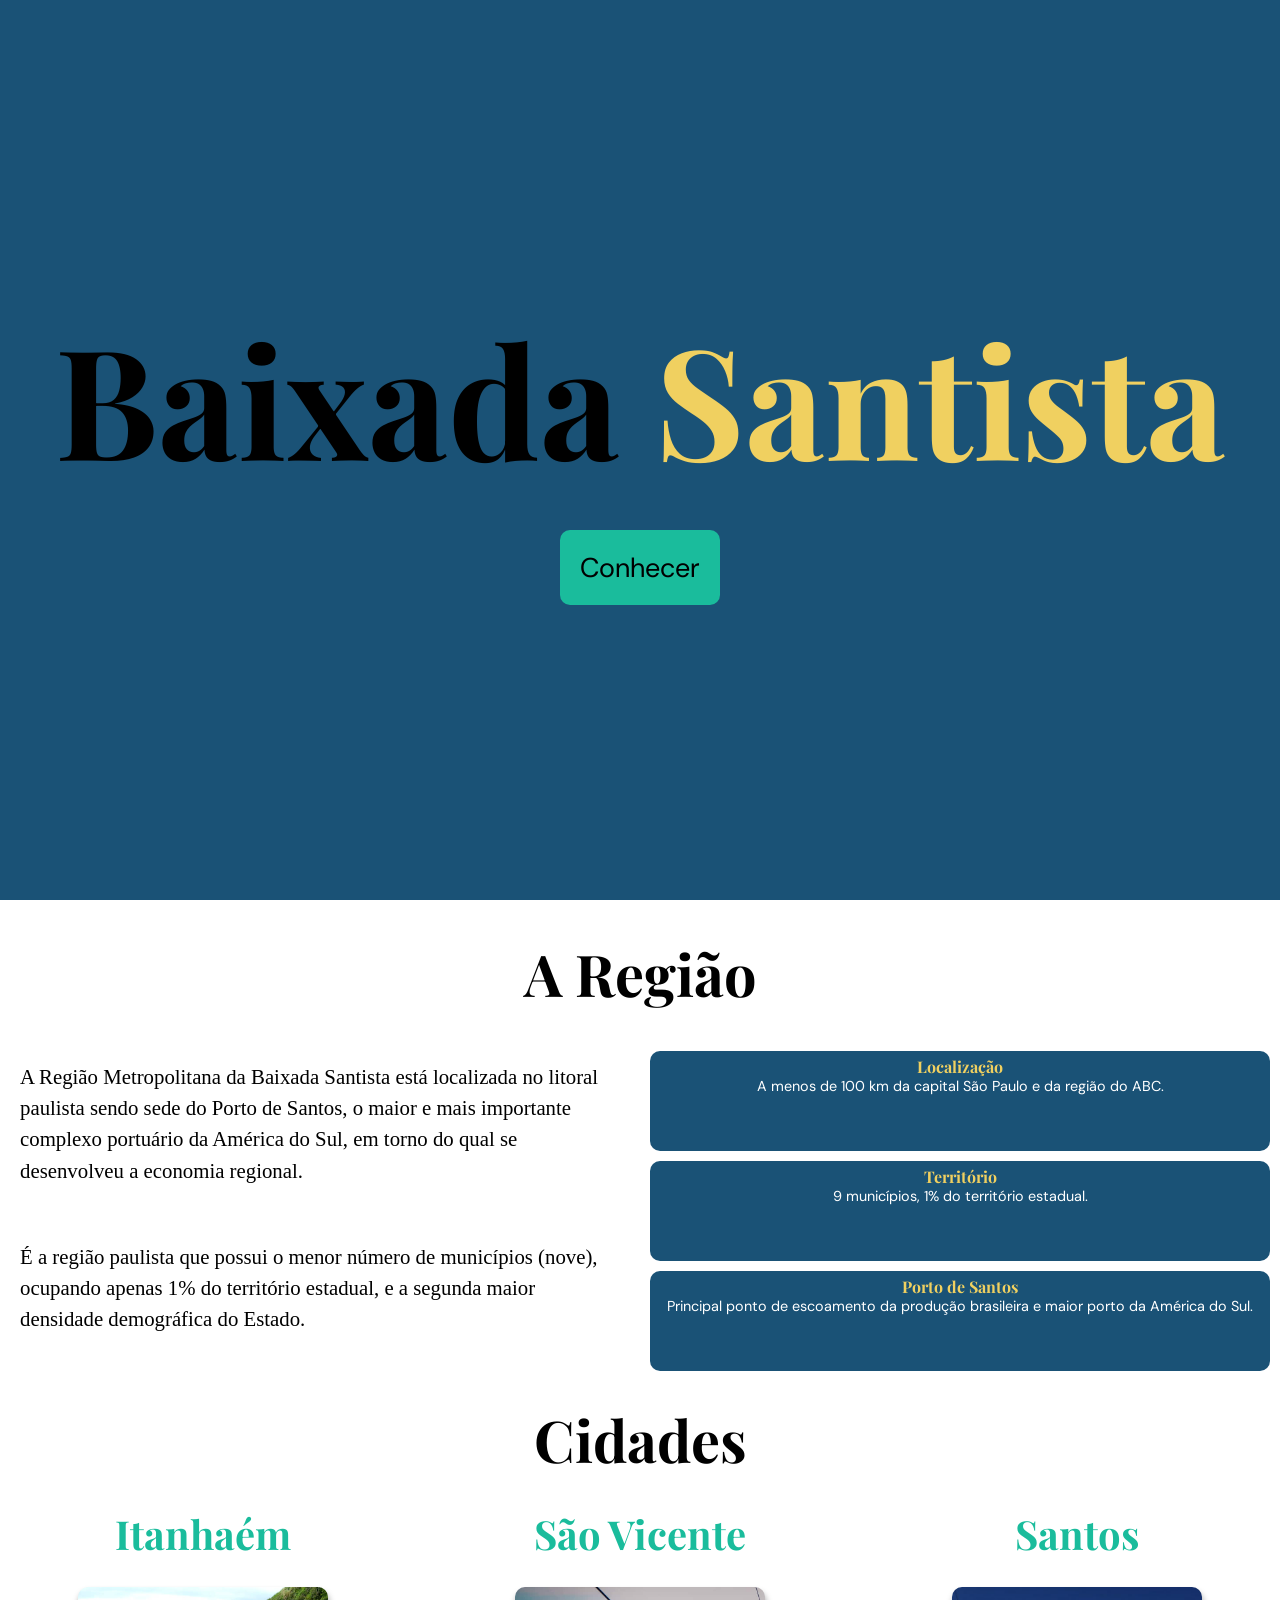
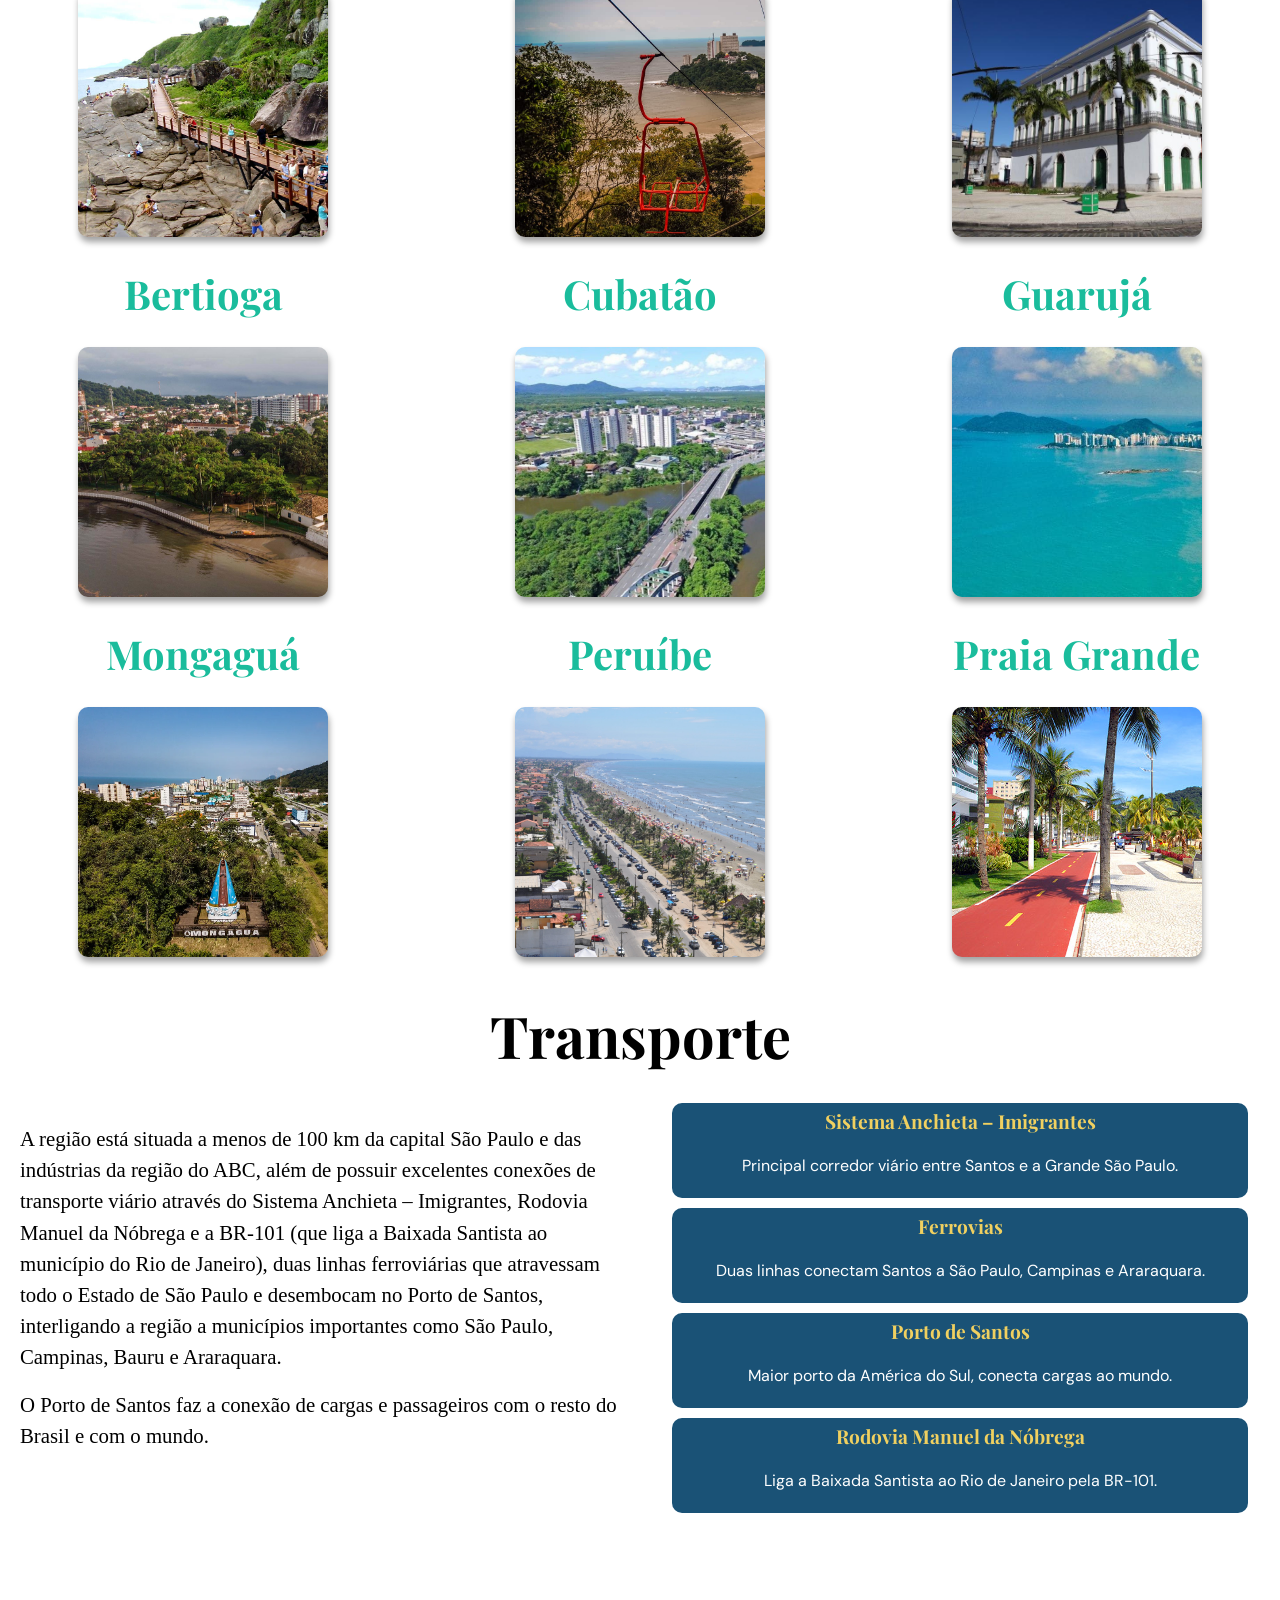
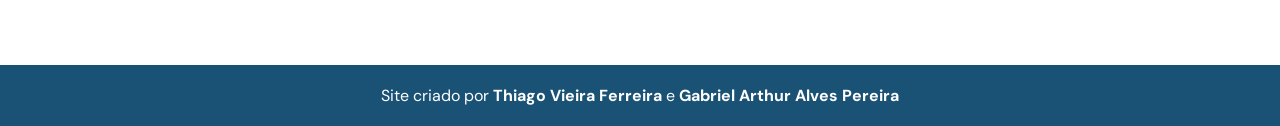
<file: index.html>
<!DOCTYPE html>
<html lang="pt-br">
<head>
    <meta charset="UTF-8">
    <meta name="viewport" content="width=device-width, initial-scale=1.0">
    <title>Baixada Santista</title>
    <link rel="stylesheet" href="style/mobile.css">
    <link rel="stylesheet" href="style/telas.css">
</head>
<body>
    <header>
        <h1>Baixada <span>Santista</span></h1>
        <a href="#conteudo-principal">Conhecer</a>
    </header>

    <main id="conteudo-principal">

        <h2>A Região</h2>
        <article id="regiao">
            <p class="primeira-parte">A Região Metropolitana da Baixada Santista está localizada no litoral paulista sendo sede do Porto de Santos, o maior e mais importante complexo portuário da América do Sul, em torno do qual se desenvolveu a economia regional.</p>
            <p class="segunda-parte">É a região paulista que possui o menor número de municípios (nove), ocupando apenas 1% do território estadual, e a segunda maior densidade demográfica do Estado.</p>

            <div id="curiosidades">
                <div class="localizacao">
                    <h4>Localização</h4>
                    <p>A menos de 100 km da capital São Paulo e da região do ABC.</p>
                </div>

                <div class="territorio">
                    <h4>Território</h4>
                    <p>9 municípios, 1% do território estadual.</p>
                </div>

                <div class="porto">
                    <h4>Porto de Santos</h4>
                    <p>Principal ponto de escoamento da produção brasileira e maior porto da América do Sul.</p>
                </div>
            </div>
        </article>

        <h2>Cidades</h2>
        <article id="imagens">
            <h3>Itanhaém</h3>
            <a href="itanhaem.html" class="cidades" id="itanhaem"></a>
            <h3>São Vicente</h3>
            <a href="saovicente.html" class="cidades" id="saovicente"></a>
            <h3>Santos</h3>
            <a href="santos.html" class="cidades" id="santos"></a>
            <h3>Bertioga</h3>
            <a href="bertioga.html" class="cidades" id="bertioga"></a>
            <h3>Cubatão</h3>
            <a href="cubatao.html" class="cidades" id="cubatao"></a>
            <h3>Guarujá</h3>
            <a href="guaruja.html" class="cidades" id="guaruja"></a>
            <h3>Mongaguá</h3>
            <a href="mongagua.html" class="cidades" id="mongagua"></a>
            <h3>Peruíbe</h3>
            <a href="peruibe.html" class="cidades" id="peruibe"></a>
            <h3 class="titulo-praiagrande">Praia Grande</h3>
            <a href="praiagrande.html"  class="cidades" id="praiagrande"></a>
        </article>

        <h2>Transporte</h2>
        <article id="transporte">
            <p class="primeira-parte">A região está situada a menos de 100 km da capital São Paulo e das indústrias da região do ABC, além de possuir excelentes conexões de transporte viário através do Sistema Anchieta – Imigrantes, Rodovia Manuel da Nóbrega e a BR-101 (que liga a Baixada Santista ao município do Rio de Janeiro), duas linhas ferroviárias que atravessam todo o Estado de São Paulo e desembocam no Porto de Santos, interligando a região a municípios importantes como São Paulo, Campinas, Bauru e Araraquara.</p>
            <p class="segunda-parte">O Porto de Santos faz a conexão de cargas e passageiros com o resto do Brasil e com o mundo.</p>

            <div id="meios-transporte">
                <div class="anchieta">
                    <h4>Sistema Anchieta – Imigrantes</h4>
                    <p>Principal corredor viário entre Santos e a Grande São Paulo.</p>
                </div>

                <div class="ferrovias">
                    <h4>Ferrovias</h4>
                    <p>Duas linhas conectam Santos a São Paulo, Campinas e Araraquara.</p>
                </div>

                <div class="porto-santos">
                    <h4>Porto de Santos</h4>
                    <p>Maior porto da América do Sul, conecta cargas ao mundo.</p>
                </div>

                <div class="rodovia">
                    <h4>Rodovia Manuel da Nóbrega</h4>
                    <p>Liga a Baixada Santista ao Rio de Janeiro pela BR-101.</p>
                </div>
            </div>
        </article>
    </main>

    <footer>
        <p>Site criado por <span>Thiago Vieira Ferreira</span> e <span>Gabriel Arthur Alves Pereira</span></p>
    </footer>
</body>
</html>
</file>
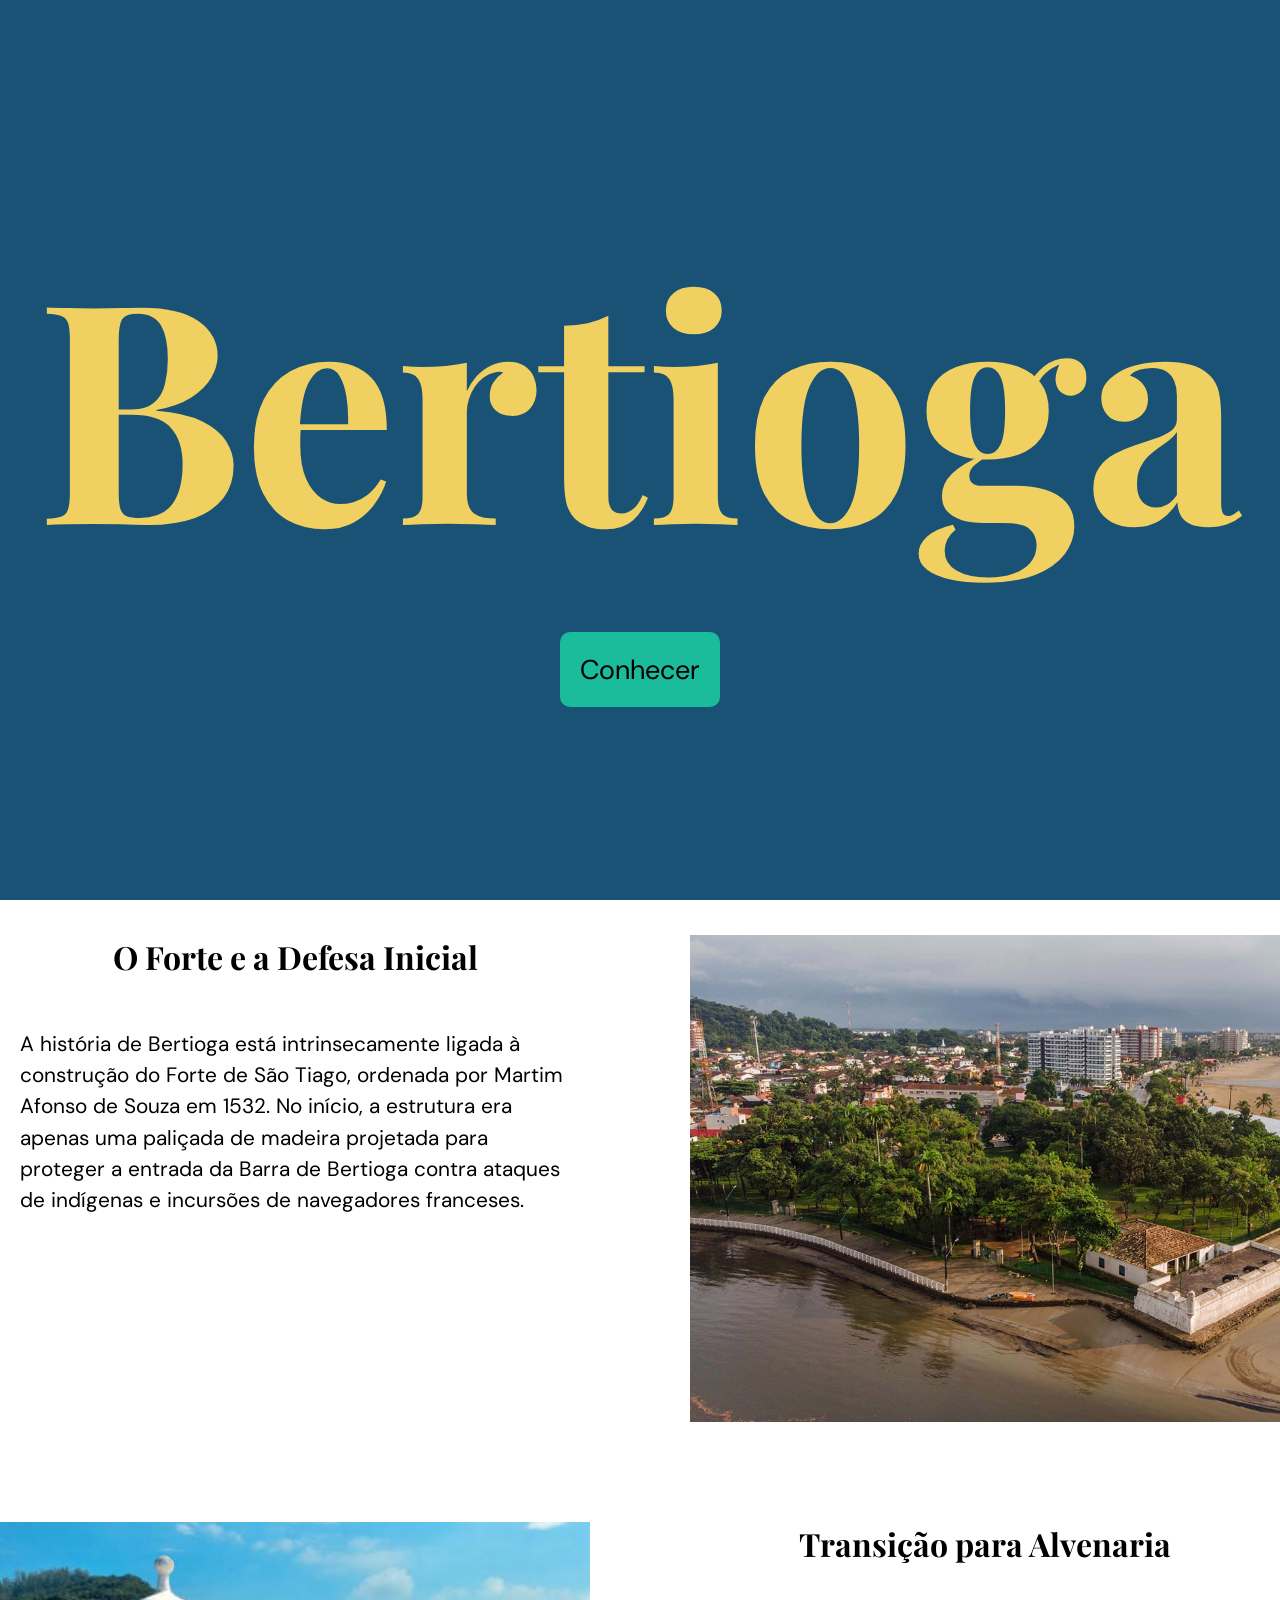
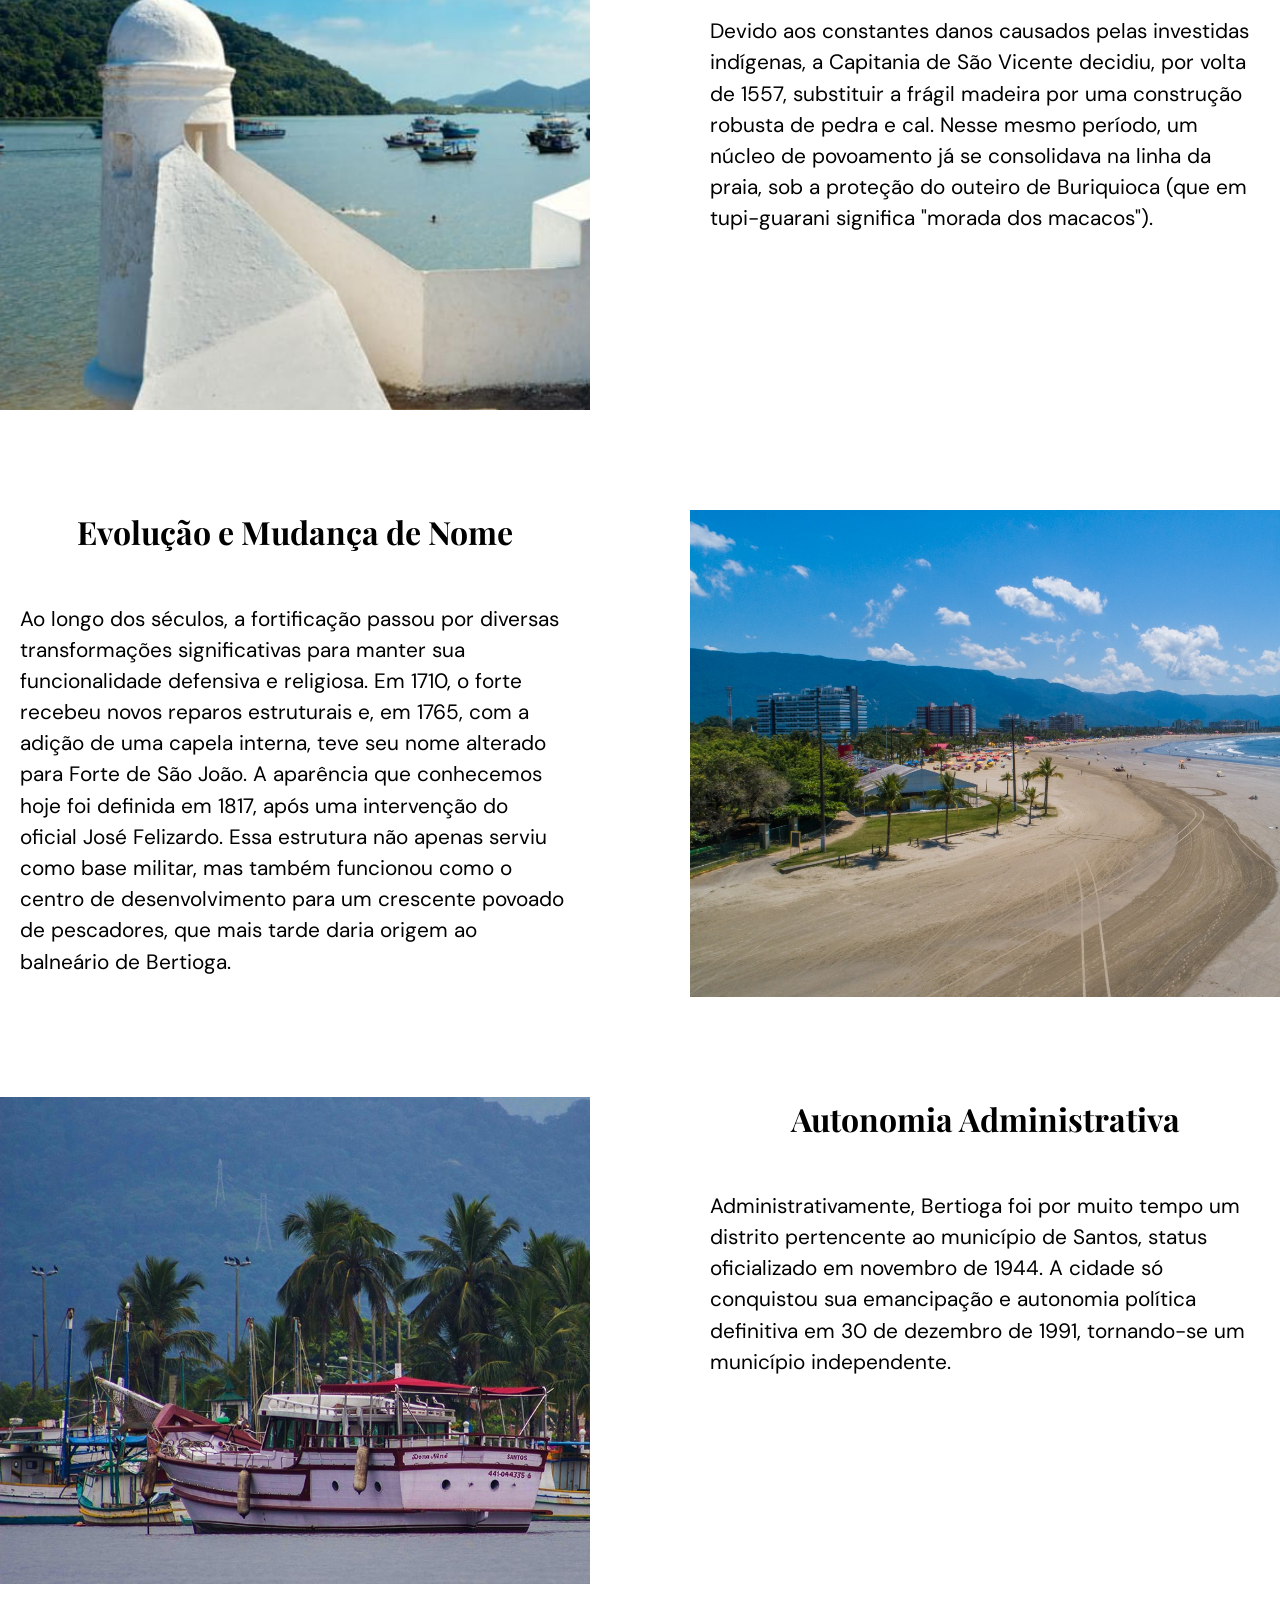
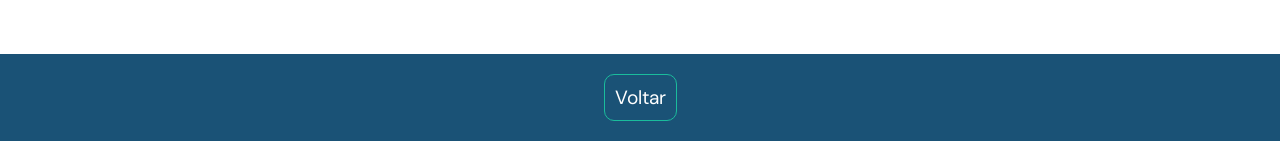
<file: bertioga.html>
<!DOCTYPE html>
<html lang="pt-br">
<head>
    <meta charset="UTF-8">
    <meta name="viewport" content="width=device-width, initial-scale=1.0">
    <title>Bertioga</title>
    <link rel="stylesheet" href="style/cidades.css">
    <link rel="stylesheet" href="style/cidades-telas.css">
</head>
<body>
    <header>
        <h1 class="bertioga"><span>Bertioga</span></h1>
        <a href="#conteudo">Conhecer</a>
    </header>

    <main id="conteudo">
        <div class="titulo-paragrafo">
            <h2>O Forte e a Defesa Inicial</h2>
            <p>A história de Bertioga está intrinsecamente ligada à construção do Forte de São Tiago, ordenada por Martim Afonso de Souza em 1532. No início, a estrutura era apenas uma paliçada de madeira projetada para proteger a entrada da Barra de Bertioga contra ataques de indígenas e incursões de navegadores franceses.</p>
        </div>
        <div class="imagem" id="imagem1-ber"></div>

        <div class="titulo-paragrafo" id="tp1">
            <h2>Transição para Alvenaria</h2>
            <p>Devido aos constantes danos causados pelas investidas indígenas, a Capitania de São Vicente decidiu, por volta de 1557, substituir a frágil madeira por uma construção robusta de pedra e cal. Nesse mesmo período, um núcleo de povoamento já se consolidava na linha da praia, sob a proteção do outeiro de Buriquioca (que em tupi-guarani significa "morada dos macacos").</p>
        </div>
        <div class="imagem" class="img1" id="imagem2-ber"></div>

        <div class="titulo-paragrafo">
            <h2>Evolução e Mudança de Nome</h2>
            <p>Ao longo dos séculos, a fortificação passou por diversas transformações significativas para manter sua funcionalidade defensiva e religiosa. Em 1710, o forte recebeu novos reparos estruturais e, em 1765, com a adição de uma capela interna, teve seu nome alterado para Forte de São João. A aparência que conhecemos hoje foi definida em 1817, após uma intervenção do oficial José Felizardo. Essa estrutura não apenas serviu como base militar, mas também funcionou como o centro de desenvolvimento para um crescente povoado de pescadores, que mais tarde daria origem ao balneário de Bertioga.</p>
        </div>
        <div class="imagem" id="imagem3-ber"></div>

        <div class="titulo-paragrafo" id="tp2">
            <h2>Autonomia Administrativa</h2>
            <p>Administrativamente, Bertioga foi por muito tempo um distrito pertencente ao município de Santos, status oficializado em novembro de 1944. A cidade só conquistou sua emancipação e autonomia política definitiva em 30 de dezembro de 1991, tornando-se um município independente.</p>
        </div>
        <div class="imagem" class="img2" id="imagem4-ber"></div>
    </main>

    <footer>
        <a href="index.html">Voltar</a>
    </footer>
</body>
</html>
</file>
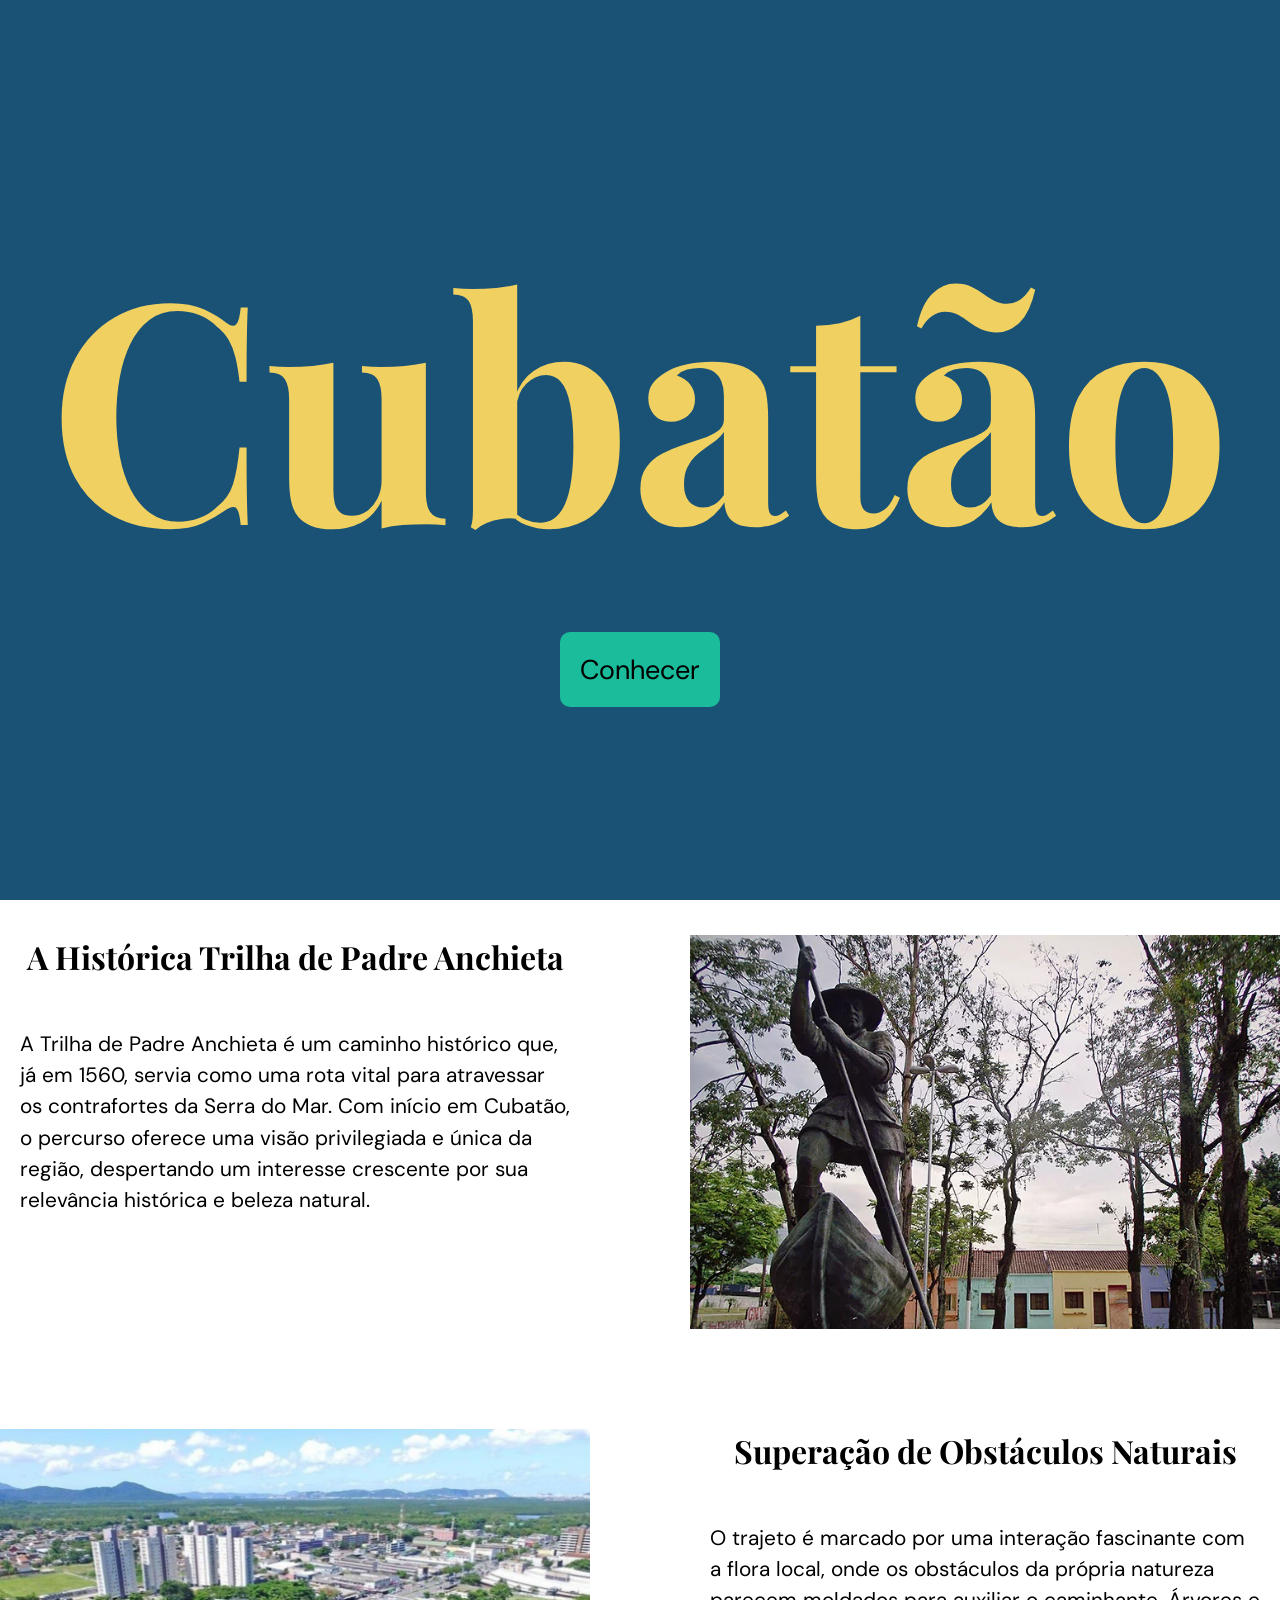
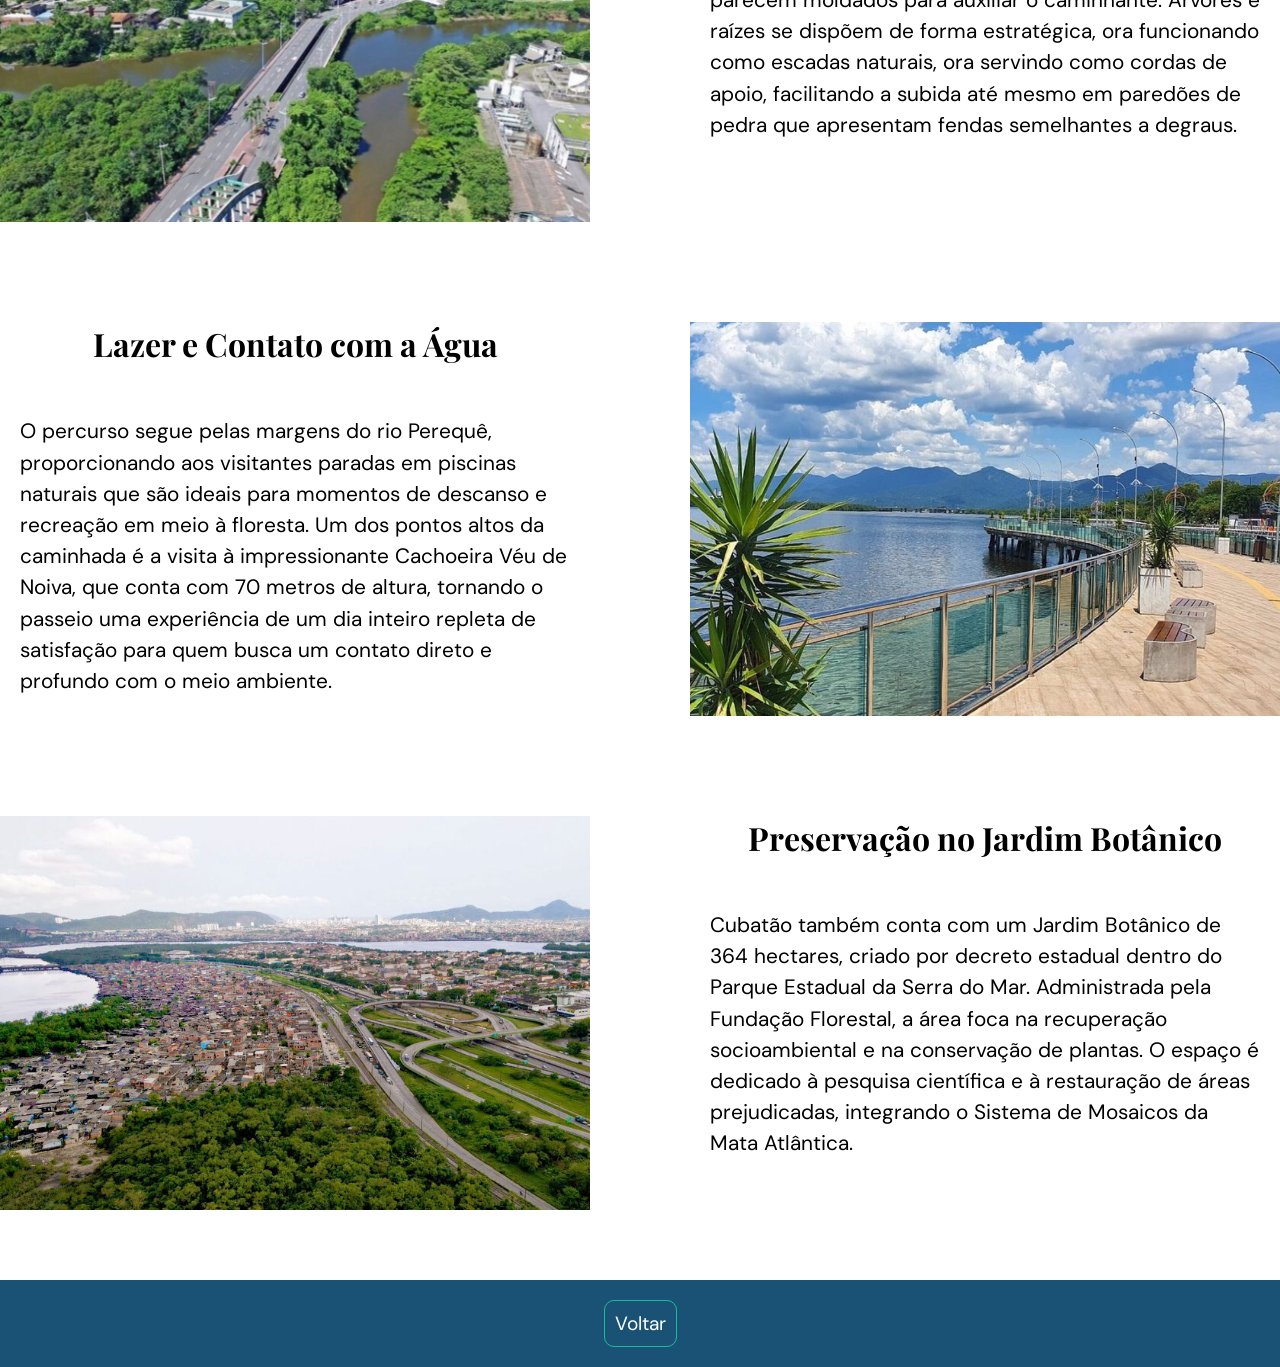
<file: cubatao.html>
<!DOCTYPE html>
<html lang="pt-br">
<head>
    <meta charset="UTF-8">
    <meta name="viewport" content="width=device-width, initial-scale=1.0">
    <title>Cubatão</title>
    <link rel="stylesheet" href="style/cidades.css">
    <link rel="stylesheet" href="style/cidades-telas.css">
</head>
<body>
    <header>
        <h1 class="cubatao"><span>Cubatão</span></h1>
        <a href="#conteudo">Conhecer</a>
    </header>

    <main id="conteudo">
        <div class="titulo-paragrafo">
            <h2>A Histórica Trilha de Padre Anchieta</h2>
            <p>A Trilha de Padre Anchieta é um caminho histórico que, já em 1560, servia como uma rota vital para atravessar os contrafortes da Serra do Mar. Com início em Cubatão, o percurso oferece uma visão privilegiada e única da região, despertando um interesse crescente por sua relevância histórica e beleza natural.</p>
        </div>
        <div class="imagem" id="imagem1-cub"></div>

        <div class="titulo-paragrafo" id="tp1">
            <h2>Superação de Obstáculos Naturais</h2>
            <p>O trajeto é marcado por uma interação fascinante com a flora local, onde os obstáculos da própria natureza parecem moldados para auxiliar o caminhante. Árvores e raízes se dispõem de forma estratégica, ora funcionando como escadas naturais, ora servindo como cordas de apoio, facilitando a subida até mesmo em paredões de pedra que apresentam fendas semelhantes a degraus.</p>
        </div>
        <div class="imagem" class="img1" id="imagem2-cub"></div>

        <div class="titulo-paragrafo">
            <h2>Lazer e Contato com a Água</h2>
            <p>O percurso segue pelas margens do rio Perequê, proporcionando aos visitantes paradas em piscinas naturais que são ideais para momentos de descanso e recreação em meio à floresta. Um dos pontos altos da caminhada é a visita à impressionante Cachoeira Véu de Noiva, que conta com 70 metros de altura, tornando o passeio uma experiência de um dia inteiro repleta de satisfação para quem busca um contato direto e profundo com o meio ambiente.</p>
        </div>
        <div class="imagem" id="imagem3-cub"></div>

        <div class="titulo-paragrafo" id="tp2">
            <h2>Preservação no Jardim Botânico</h2>
            <p>Cubatão também conta com um Jardim Botânico de 364 hectares, criado por decreto estadual dentro do Parque Estadual da Serra do Mar. Administrada pela Fundação Florestal, a área foca na recuperação socioambiental e na conservação de plantas. O espaço é dedicado à pesquisa científica e à restauração de áreas prejudicadas, integrando o Sistema de Mosaicos da Mata Atlântica.</p>
        </div>
        <div class="imagem" class="img2" id="imagem4-cub"></div>
    </main>

    <footer>
        <a href="index.html">Voltar</a>
    </footer>
</body>
</html>
</file>
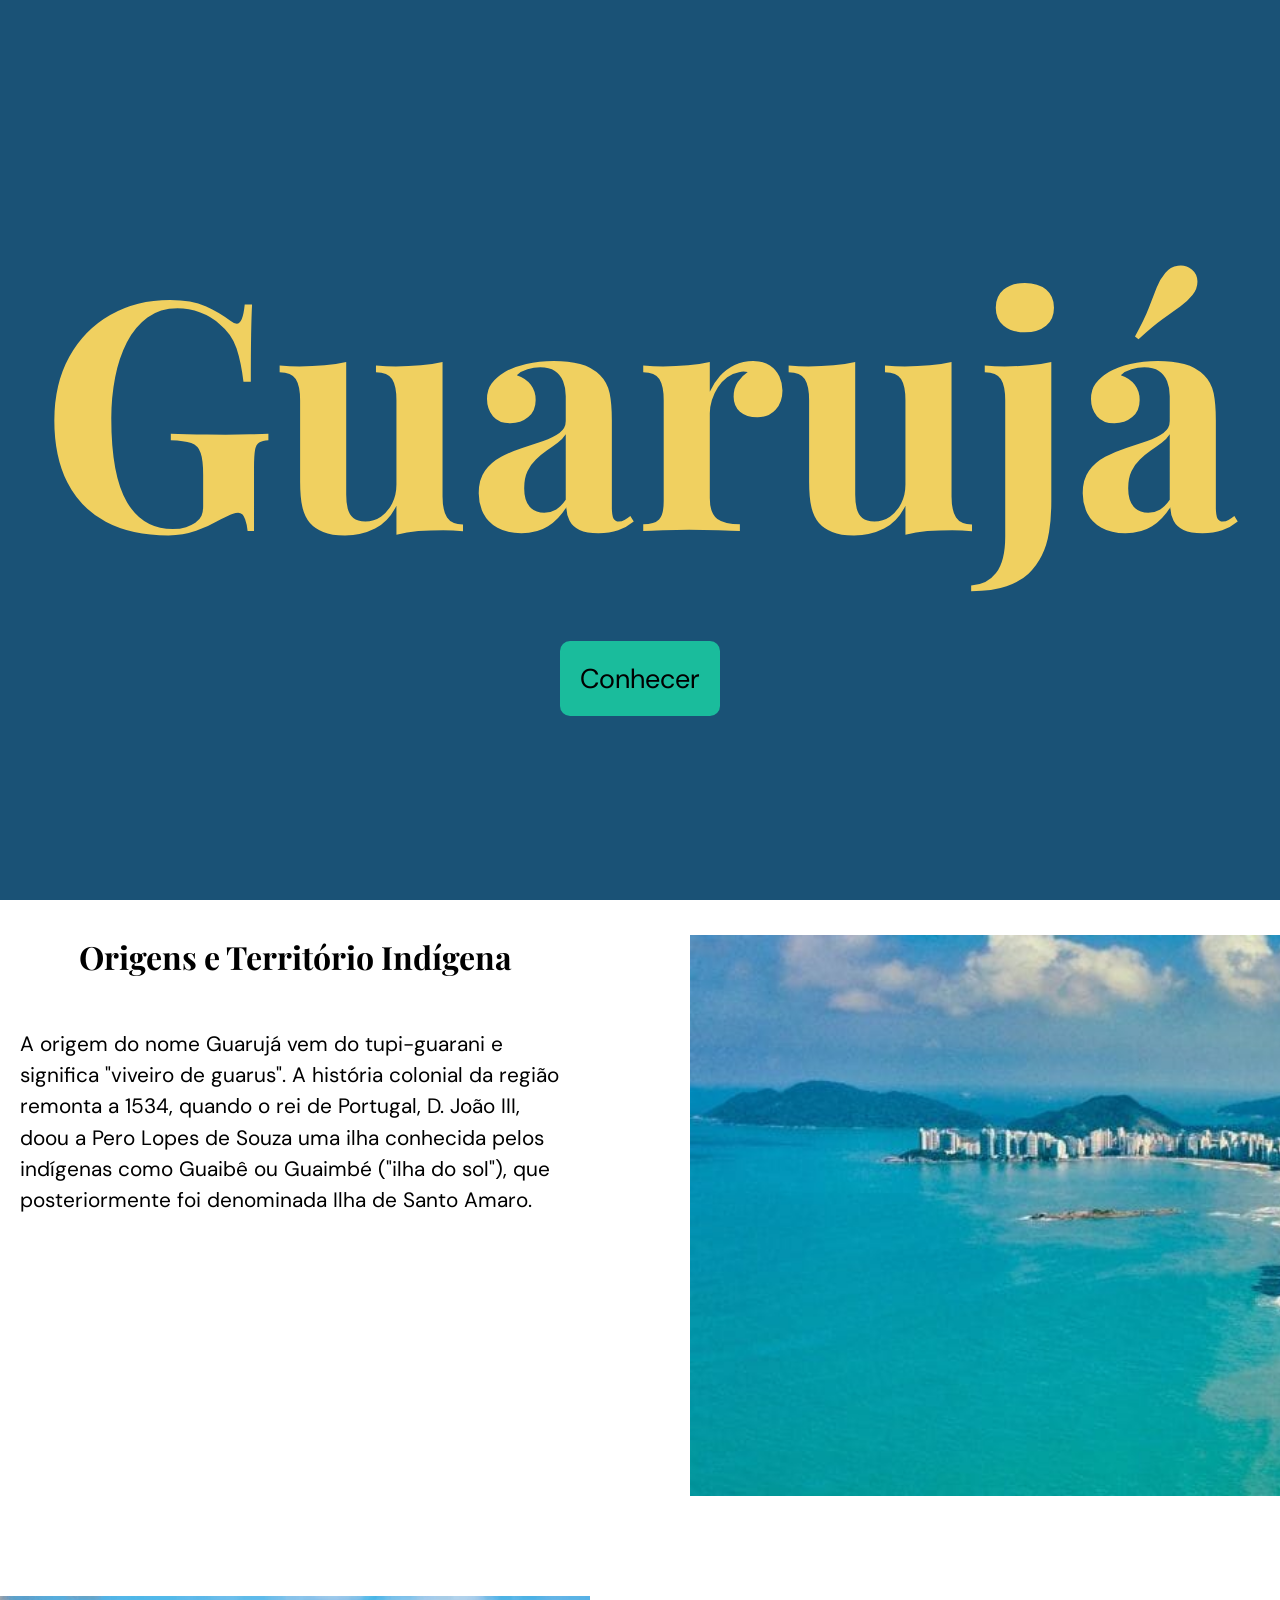
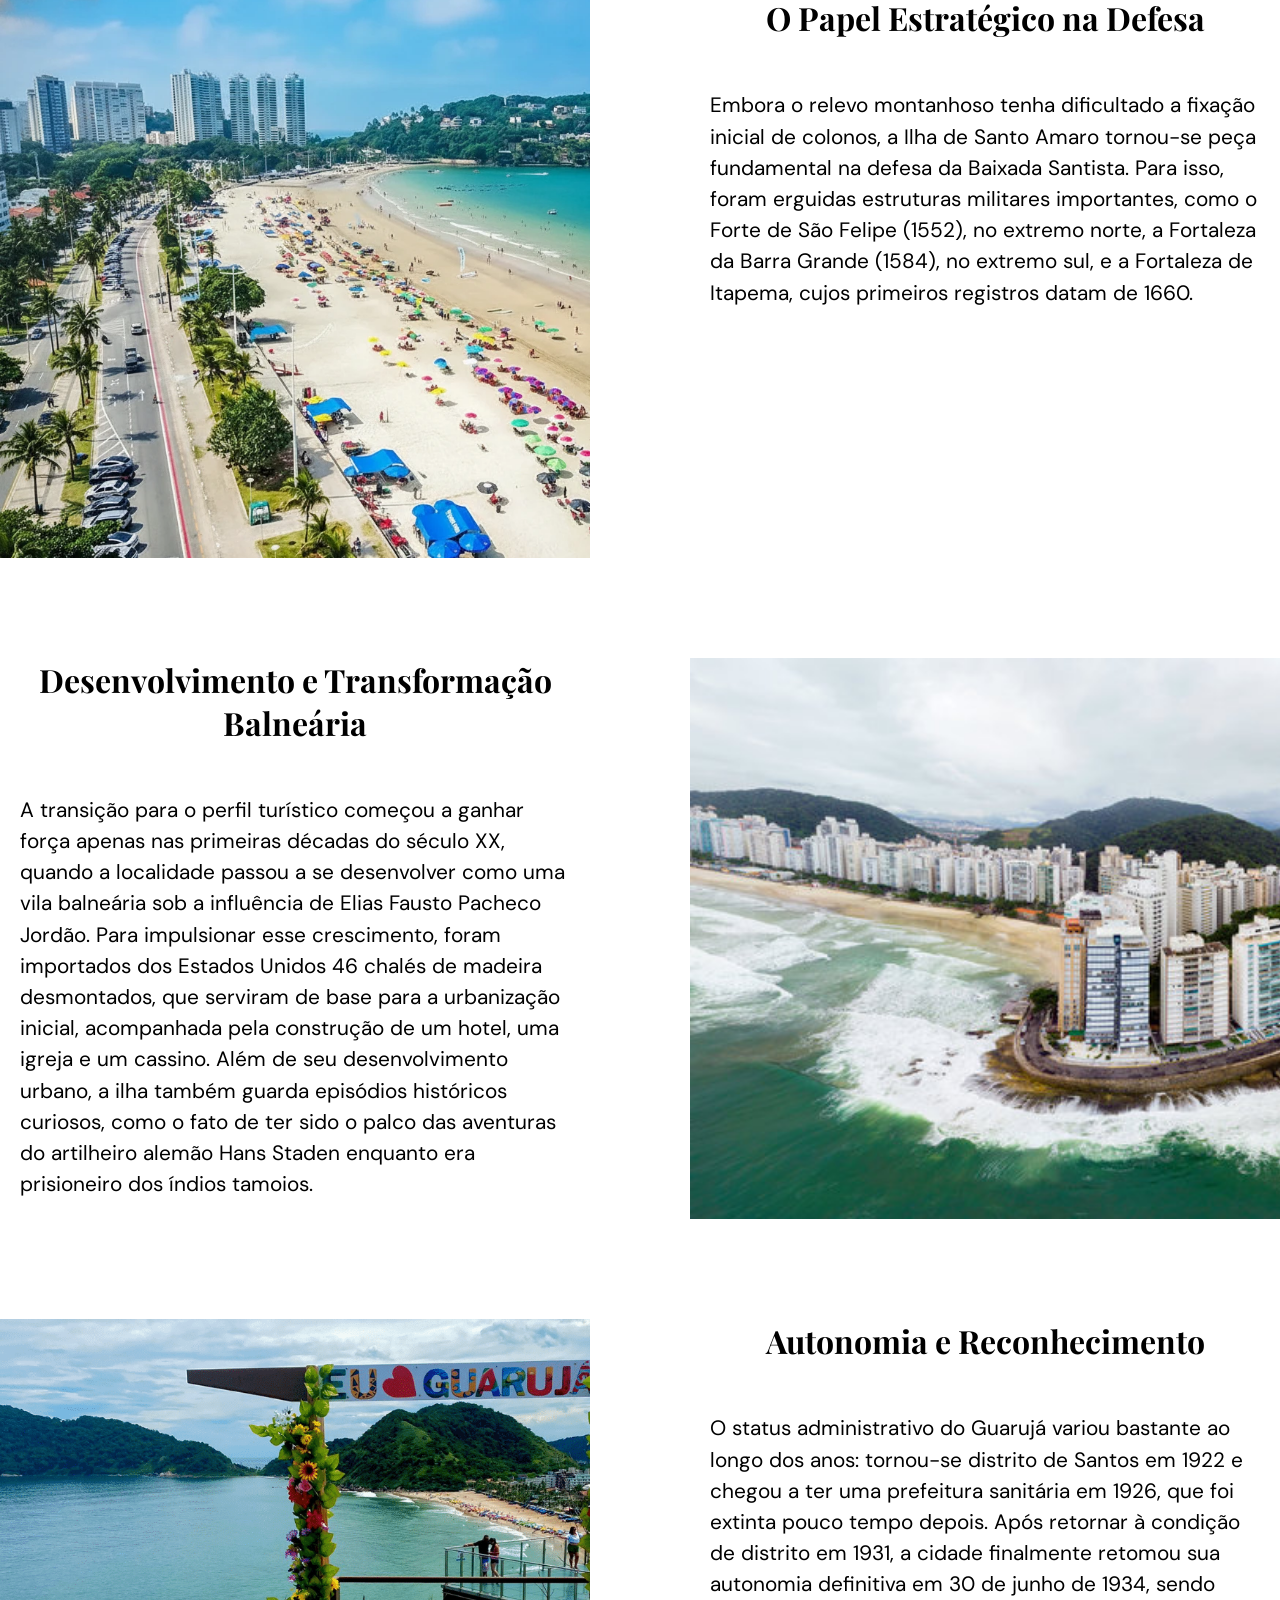
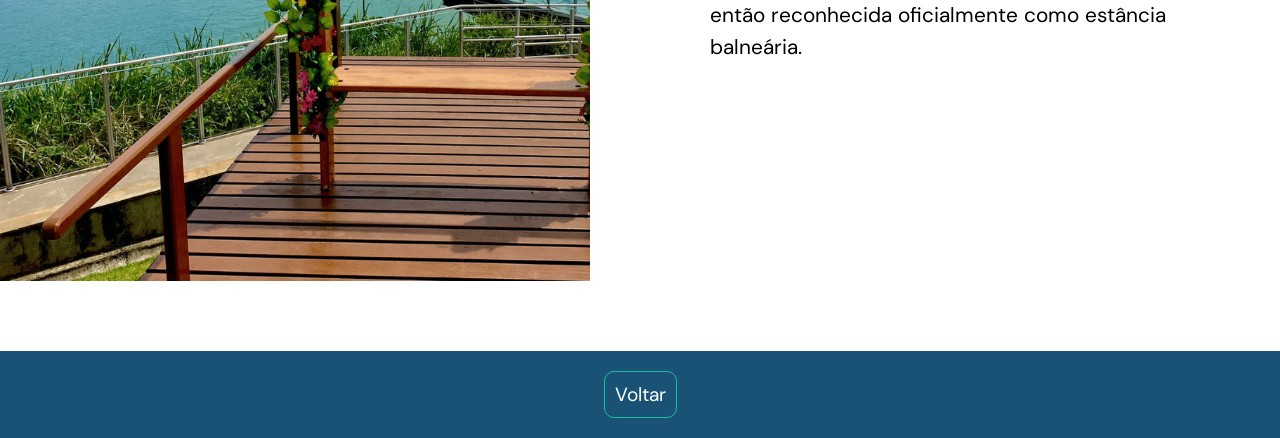
<file: guaruja.html>
<!DOCTYPE html>
<html lang="pt-br">
<head>
    <meta charset="UTF-8">
    <meta name="viewport" content="width=device-width, initial-scale=1.0">
    <title>Guarujá</title>
    <link rel="stylesheet" href="style/cidades.css">
    <link rel="stylesheet" href="style/cidades-telas.css">
</head>
<body>
    <header>
        <h1 class="guaruja"><span>Guarujá</span></h1>
        <a href="#conteudo">Conhecer</a>
    </header>

    <main id="conteudo">
        <div class="titulo-paragrafo">
            <h2>Origens e Território Indígena</h2>
            <p>A origem do nome Guarujá vem do tupi-guarani e significa "viveiro de guarus". A história colonial da região remonta a 1534, quando o rei de Portugal, D. João III, doou a Pero Lopes de Souza uma ilha conhecida pelos indígenas como Guaibê ou Guaimbé ("ilha do sol"), que posteriormente foi denominada Ilha de Santo Amaro.</p>
        </div>
        <div class="imagem" id="imagem1-gua"></div>

        <div class="titulo-paragrafo" id="tp1">
            <h2>O Papel Estratégico na Defesa</h2>
            <p>Embora o relevo montanhoso tenha dificultado a fixação inicial de colonos, a Ilha de Santo Amaro tornou-se peça fundamental na defesa da Baixada Santista. Para isso, foram erguidas estruturas militares importantes, como o Forte de São Felipe (1552), no extremo norte, a Fortaleza da Barra Grande (1584), no extremo sul, e a Fortaleza de Itapema, cujos primeiros registros datam de 1660.</p>
        </div>
        <div class="imagem" class="img1" id="imagem2-gua"></div>

        <div class="titulo-paragrafo">
            <h2>Desenvolvimento e Transformação Balneária</h2>
            <p>A transição para o perfil turístico começou a ganhar força apenas nas primeiras décadas do século XX, quando a localidade passou a se desenvolver como uma vila balneária sob a influência de Elias Fausto Pacheco Jordão. Para impulsionar esse crescimento, foram importados dos Estados Unidos 46 chalés de madeira desmontados, que serviram de base para a urbanização inicial, acompanhada pela construção de um hotel, uma igreja e um cassino. Além de seu desenvolvimento urbano, a ilha também guarda episódios históricos curiosos, como o fato de ter sido o palco das aventuras do artilheiro alemão Hans Staden enquanto era prisioneiro dos índios tamoios.</p>
        </div>
        <div class="imagem" id="imagem3-gua"></div>

        <div class="titulo-paragrafo" id="tp2">
            <h2>Autonomia e Reconhecimento</h2>
            <p>O status administrativo do Guarujá variou bastante ao longo dos anos: tornou-se distrito de Santos em 1922 e chegou a ter uma prefeitura sanitária em 1926, que foi extinta pouco tempo depois. Após retornar à condição de distrito em 1931, a cidade finalmente retomou sua autonomia definitiva em 30 de junho de 1934, sendo então reconhecida oficialmente como estância balneária.</p>
        </div>
        <div class="imagem" class="img2" id="imagem4-gua"></div>
    </main>

    <footer>
        <a href="index.html">Voltar</a>
    </footer>
</body>
</html>
</file>
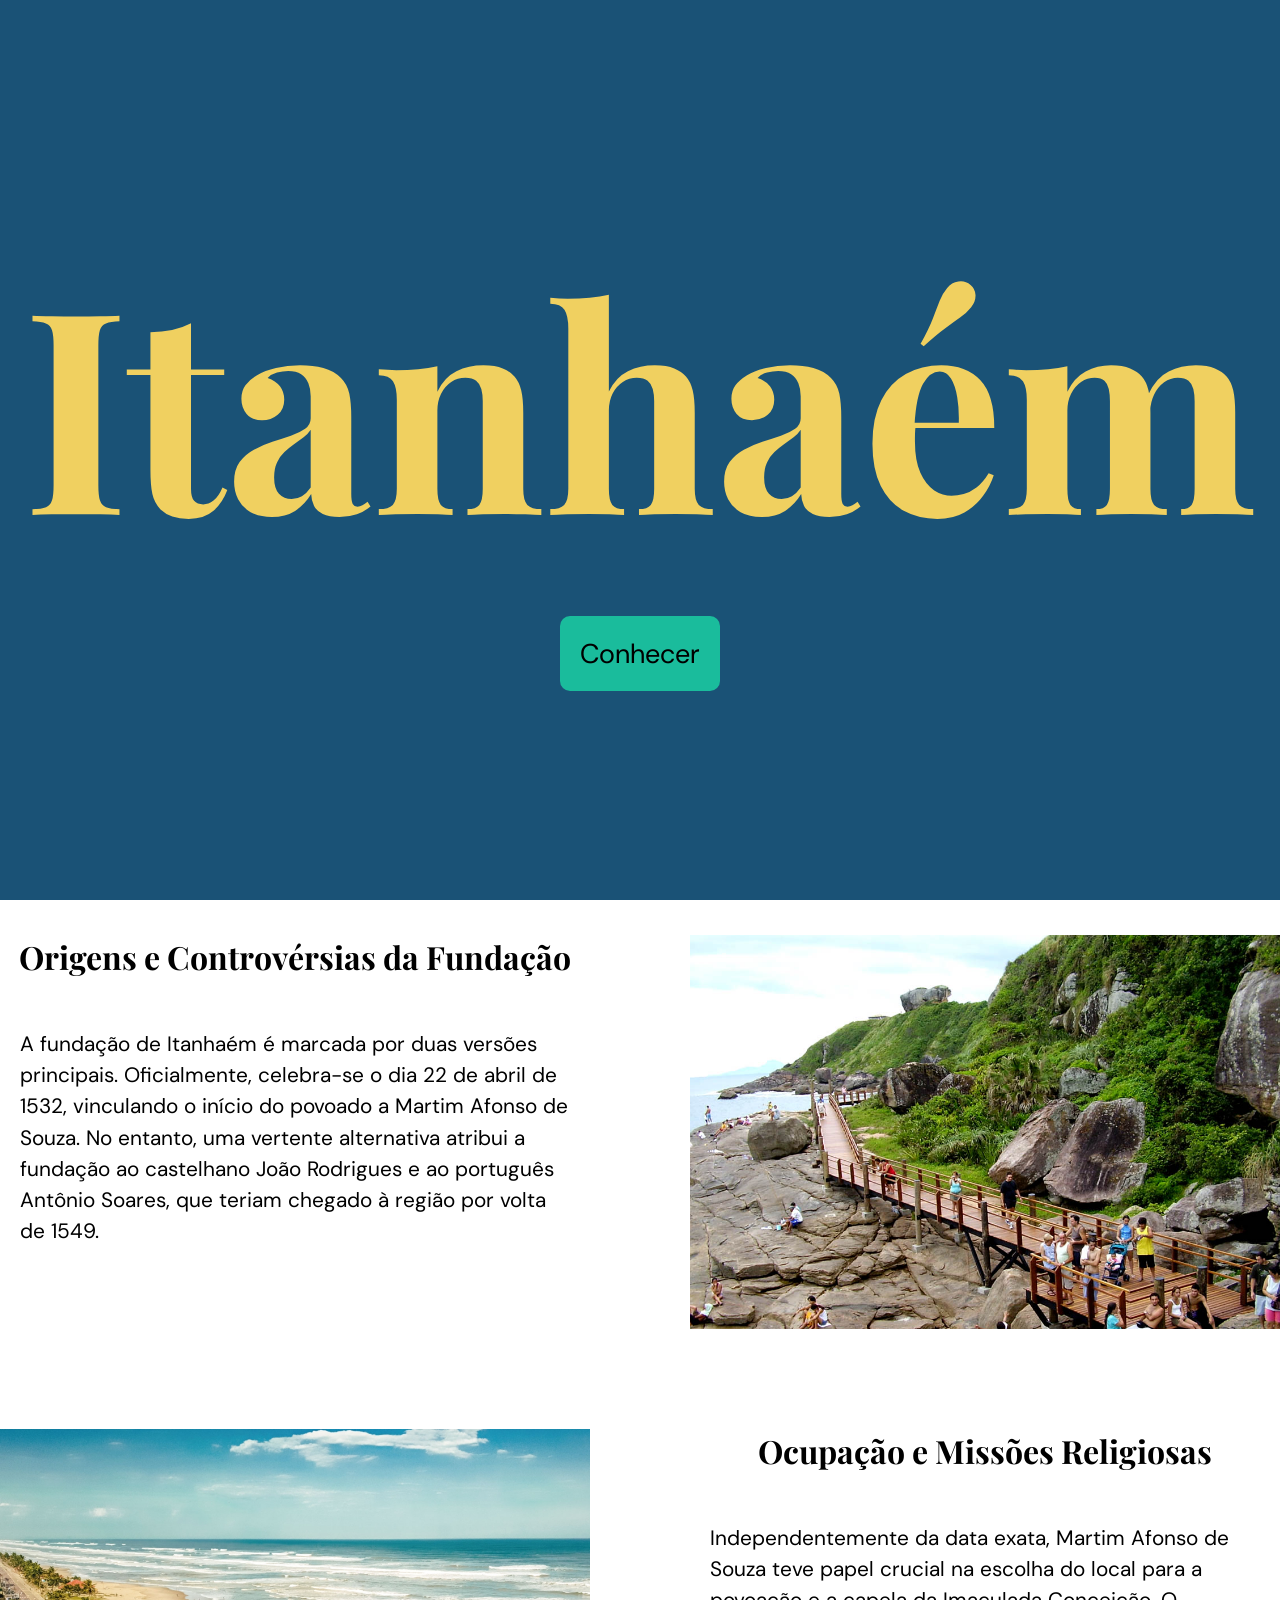
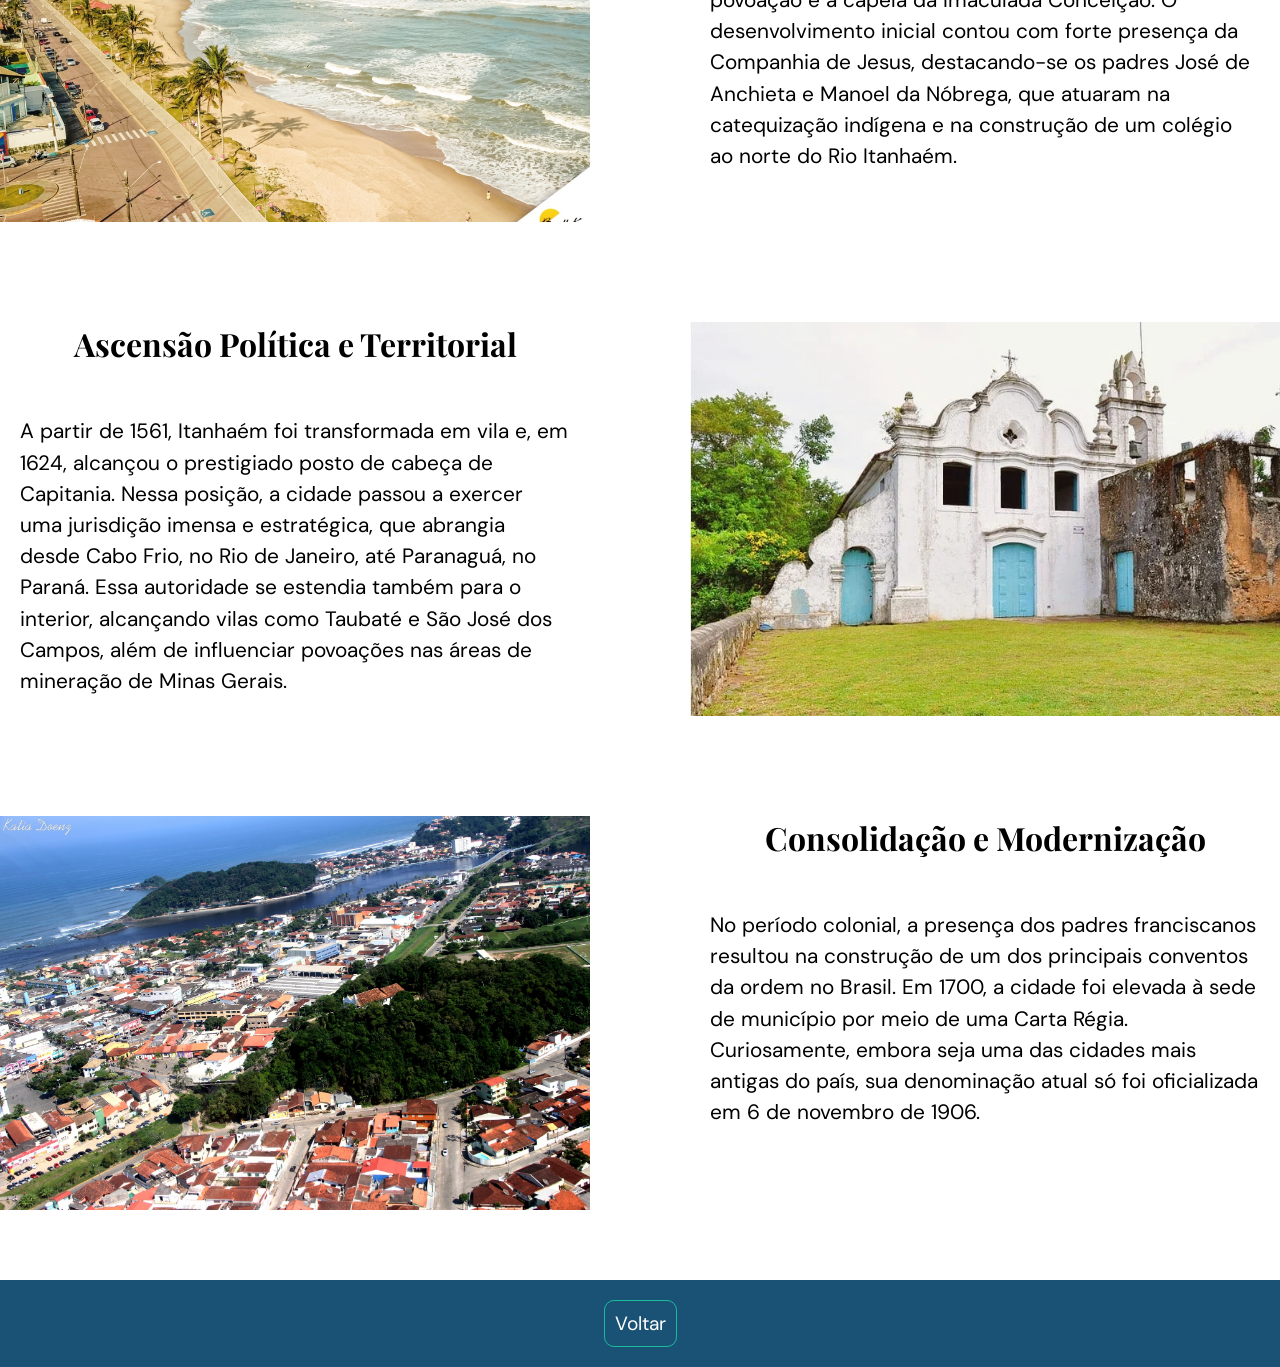
<file: itanhaem.html>
<!DOCTYPE html>
<html lang="pt-br">
<head>
    <meta charset="UTF-8">
    <meta name="viewport" content="width=device-width, initial-scale=1.0">
    <title>Itanhaém</title>
    <link rel="stylesheet" href="style/cidades.css">
    <link rel="stylesheet" href="style/cidades-telas.css">
</head>
<body>
    <header>
        <h1 class="itanhaem"><span>Itanhaém</span></h1>
        <a href="#conteudo">Conhecer</a>
    </header>

    <main id="conteudo">
        <div class="titulo-paragrafo">
            <h2>Origens e Controvérsias da Fundação</h2>
            <p>A fundação de Itanhaém é marcada por duas versões principais. Oficialmente, celebra-se o dia 22 de abril de 1532, vinculando o início do povoado a Martim Afonso de Souza. No entanto, uma vertente alternativa atribui a fundação ao castelhano João Rodrigues e ao português Antônio Soares, que teriam chegado à região por volta de 1549.</p>
        </div>
        <div class="imagem" id="imagem1-it"></div>

        <div class="titulo-paragrafo" id="tp1">
            <h2>Ocupação e Missões Religiosas</h2>
            <p>Independentemente da data exata, Martim Afonso de Souza teve papel crucial na escolha do local para a povoação e a capela da Imaculada Conceição. O desenvolvimento inicial contou com forte presença da Companhia de Jesus, destacando-se os padres José de Anchieta e Manoel da Nóbrega, que atuaram na catequização indígena e na construção de um colégio ao norte do Rio Itanhaém.</p>
        </div>
        <div class="imagem" class="img1" id="imagem2-it"></div>

        <div class="titulo-paragrafo">
            <h2>Ascensão Política e Territorial</h2>
            <p>A partir de 1561, Itanhaém foi transformada em vila e, em 1624, alcançou o prestigiado posto de cabeça de Capitania. Nessa posição, a cidade passou a exercer uma jurisdição imensa e estratégica, que abrangia desde Cabo Frio, no Rio de Janeiro, até Paranaguá, no Paraná. Essa autoridade se estendia também para o interior, alcançando vilas como Taubaté e São José dos Campos, além de influenciar povoações nas áreas de mineração de Minas Gerais.</p>
        </div>
        <div class="imagem" id="imagem3-it"></div>

        <div class="titulo-paragrafo" id="tp2">
            <h2>Consolidação e Modernização</h2>
            <p>No período colonial, a presença dos padres franciscanos resultou na construção de um dos principais conventos da ordem no Brasil. Em 1700, a cidade foi elevada à sede de município por meio de uma Carta Régia. Curiosamente, embora seja uma das cidades mais antigas do país, sua denominação atual só foi oficializada em 6 de novembro de 1906.</p>
        </div>
        <div class="imagem" class="img2" id="imagem4-it"></div>
    </main>

    <footer>
        <a href="index.html">Voltar</a>
    </footer>
</body>
</html>
</file>
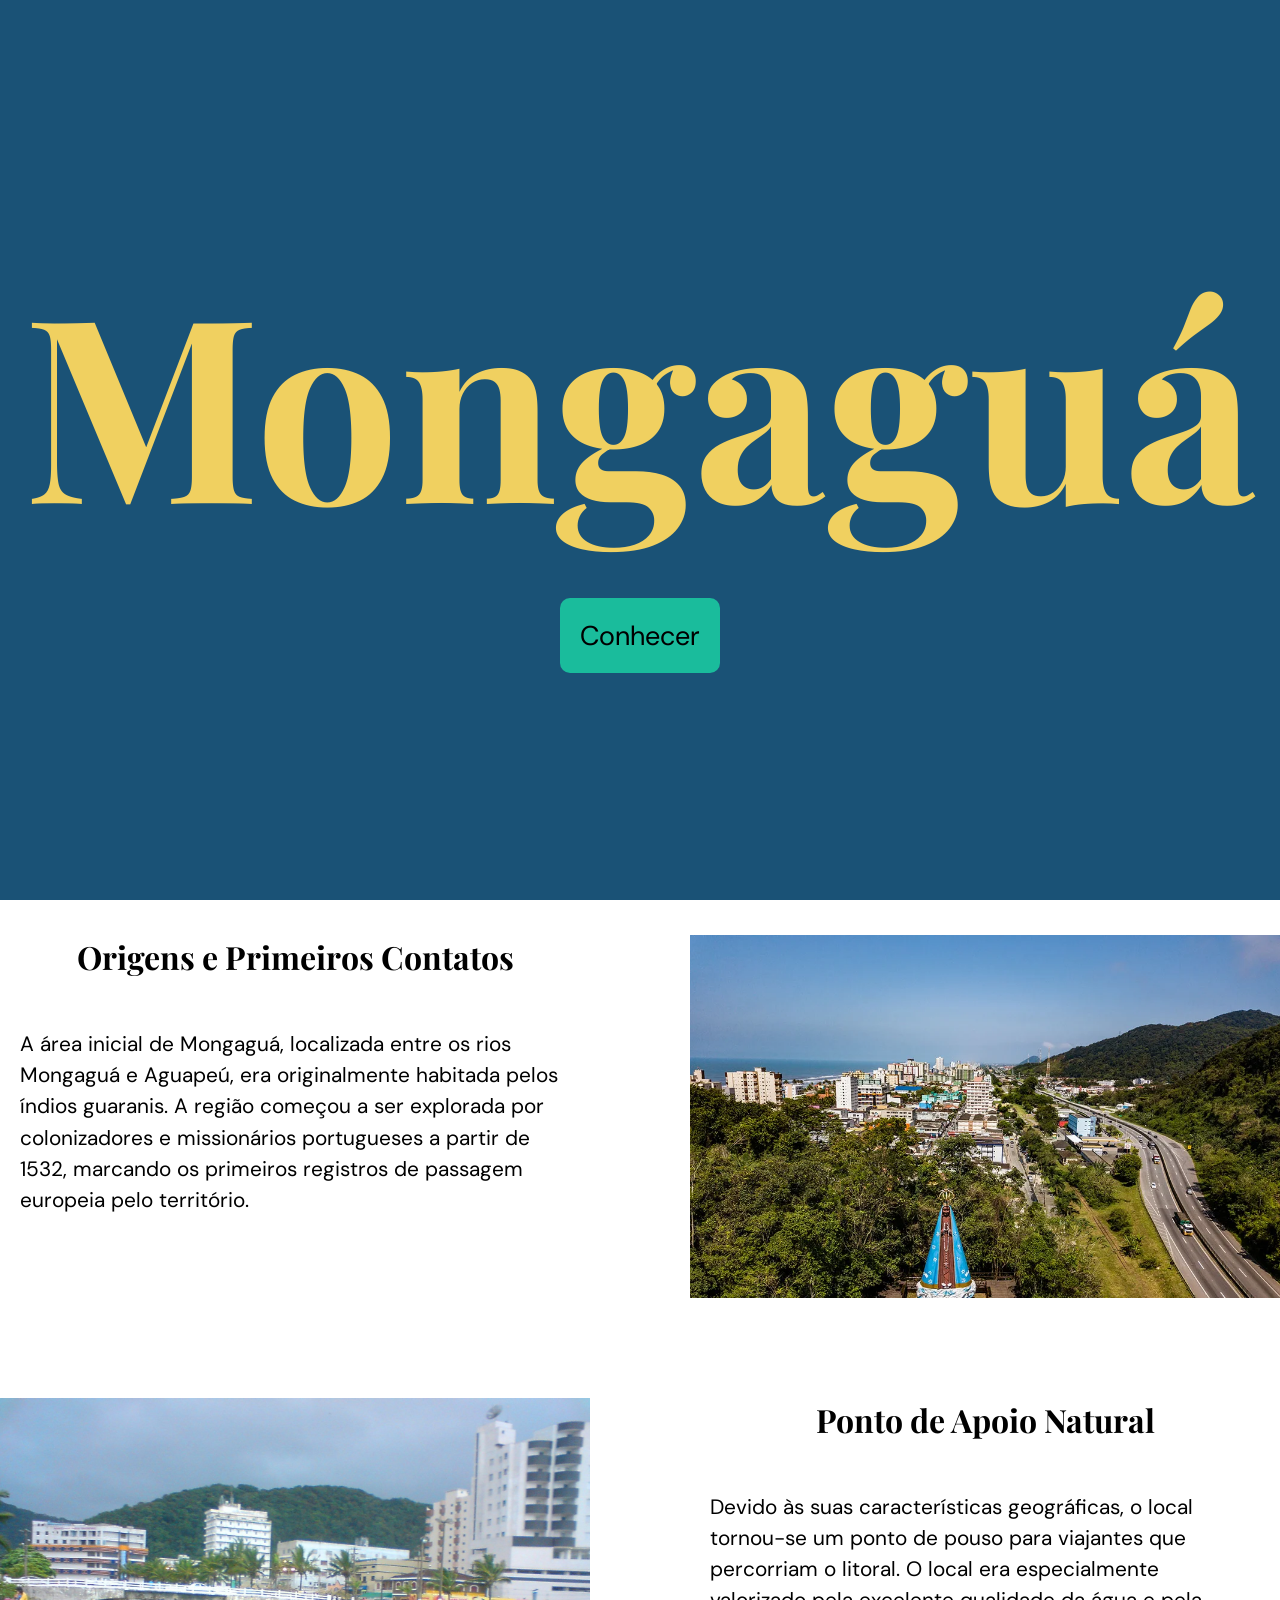
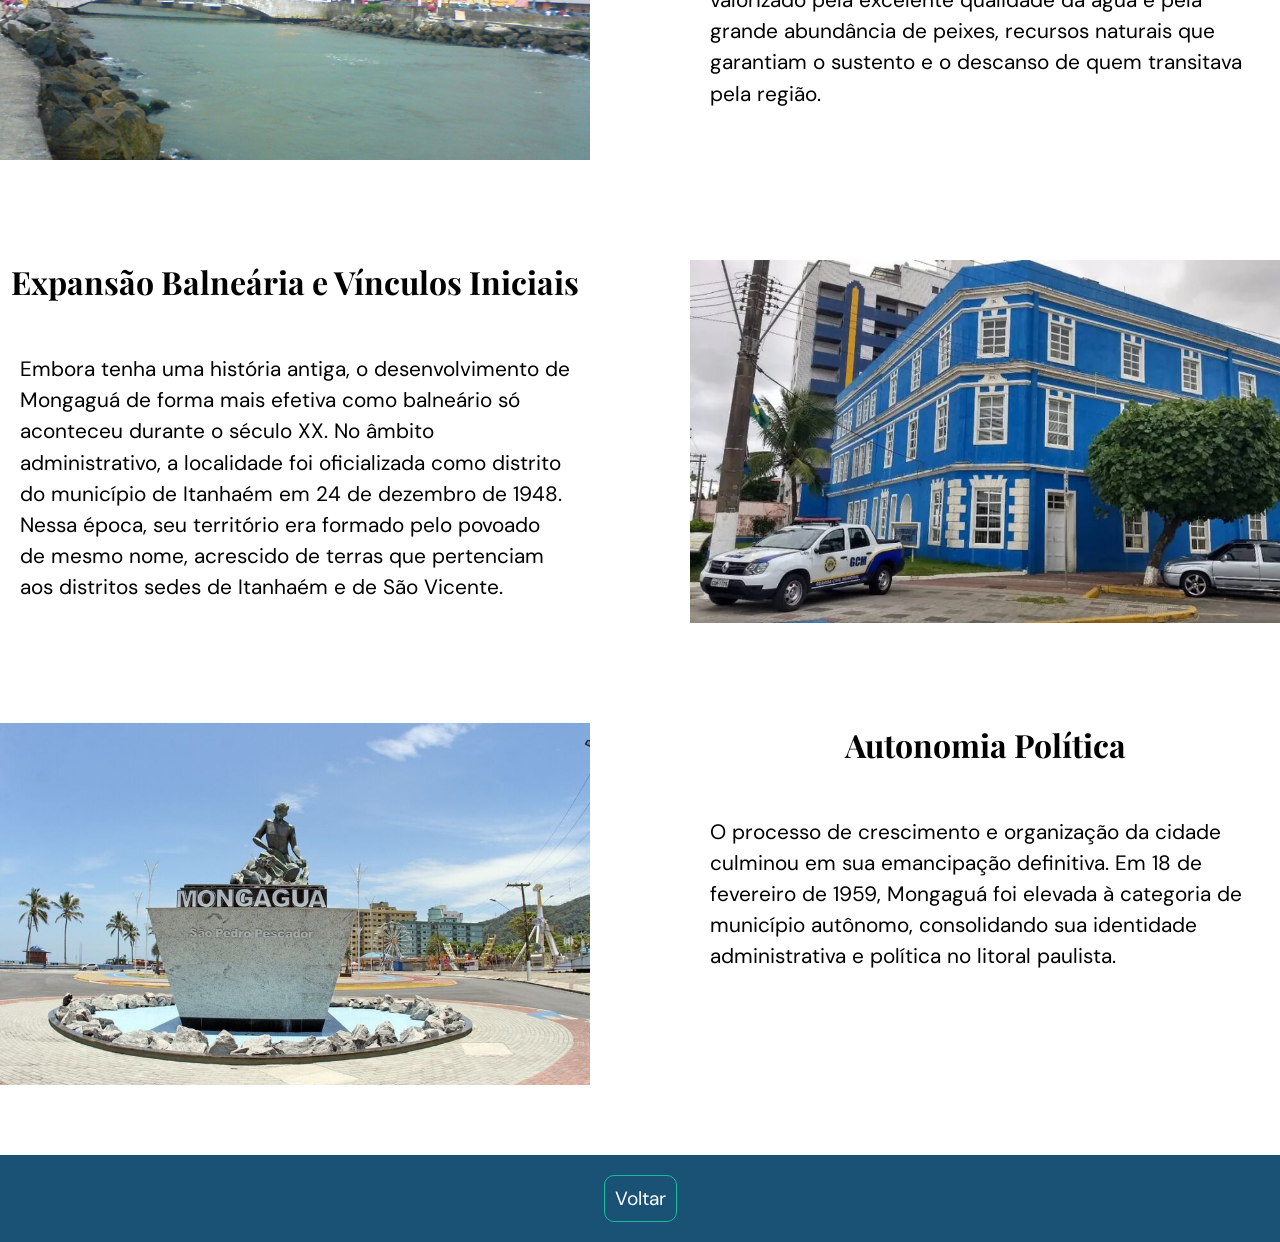
<file: mongagua.html>
<!DOCTYPE html>
<html lang="pt-br">
<head>
    <meta charset="UTF-8">
    <meta name="viewport" content="width=device-width, initial-scale=1.0">
    <title>Mongaguá</title>
    <link rel="stylesheet" href="style/cidades.css">
    <link rel="stylesheet" href="style/cidades-telas.css">
</head>
<body>
    <header>
        <h1 class="mongagua"><span>Mongaguá</span></h1>
        <a href="#conteudo">Conhecer</a>
    </header>

    <main id="conteudo">
        <div class="titulo-paragrafo">
            <h2>Origens e Primeiros Contatos</h2>
            <p>A área inicial de Mongaguá, localizada entre os rios Mongaguá e Aguapeú, era originalmente habitada pelos índios guaranis. A região começou a ser explorada por colonizadores e missionários portugueses a partir de 1532, marcando os primeiros registros de passagem europeia pelo território.</p>
        </div>
        <div class="imagem" id="imagem1-mon"></div>

        <div class="titulo-paragrafo" id="tp1">
            <h2>Ponto de Apoio Natural</h2>
            <p>Devido às suas características geográficas, o local tornou-se um ponto de pouso para viajantes que percorriam o litoral. O local era especialmente valorizado pela excelente qualidade da água e pela grande abundância de peixes, recursos naturais que garantiam o sustento e o descanso de quem transitava pela região.</p>
        </div>
        <div class="imagem" class="img1" id="imagem2-mon"></div>

        <div class="titulo-paragrafo">
            <h2>Expansão Balneária e Vínculos Iniciais</h2>
            <p>Embora tenha uma história antiga, o desenvolvimento de Mongaguá de forma mais efetiva como balneário só aconteceu durante o século XX. No âmbito administrativo, a localidade foi oficializada como distrito do município de Itanhaém em 24 de dezembro de 1948. Nessa época, seu território era formado pelo povoado de mesmo nome, acrescido de terras que pertenciam aos distritos sedes de Itanhaém e de São Vicente.</p>
        </div>
        <div class="imagem" id="imagem3-mon"></div>

        <div class="titulo-paragrafo" id="tp2">
            <h2>Autonomia Política</h2>
            <p>O processo de crescimento e organização da cidade culminou em sua emancipação definitiva. Em 18 de fevereiro de 1959, Mongaguá foi elevada à categoria de município autônomo, consolidando sua identidade administrativa e política no litoral paulista.</p>
        </div>
        <div class="imagem" class="img2" id="imagem4-mon"></div>
    </main>

    <footer>
        <a href="index.html">Voltar</a>
    </footer>
</body>
</html>
</file>
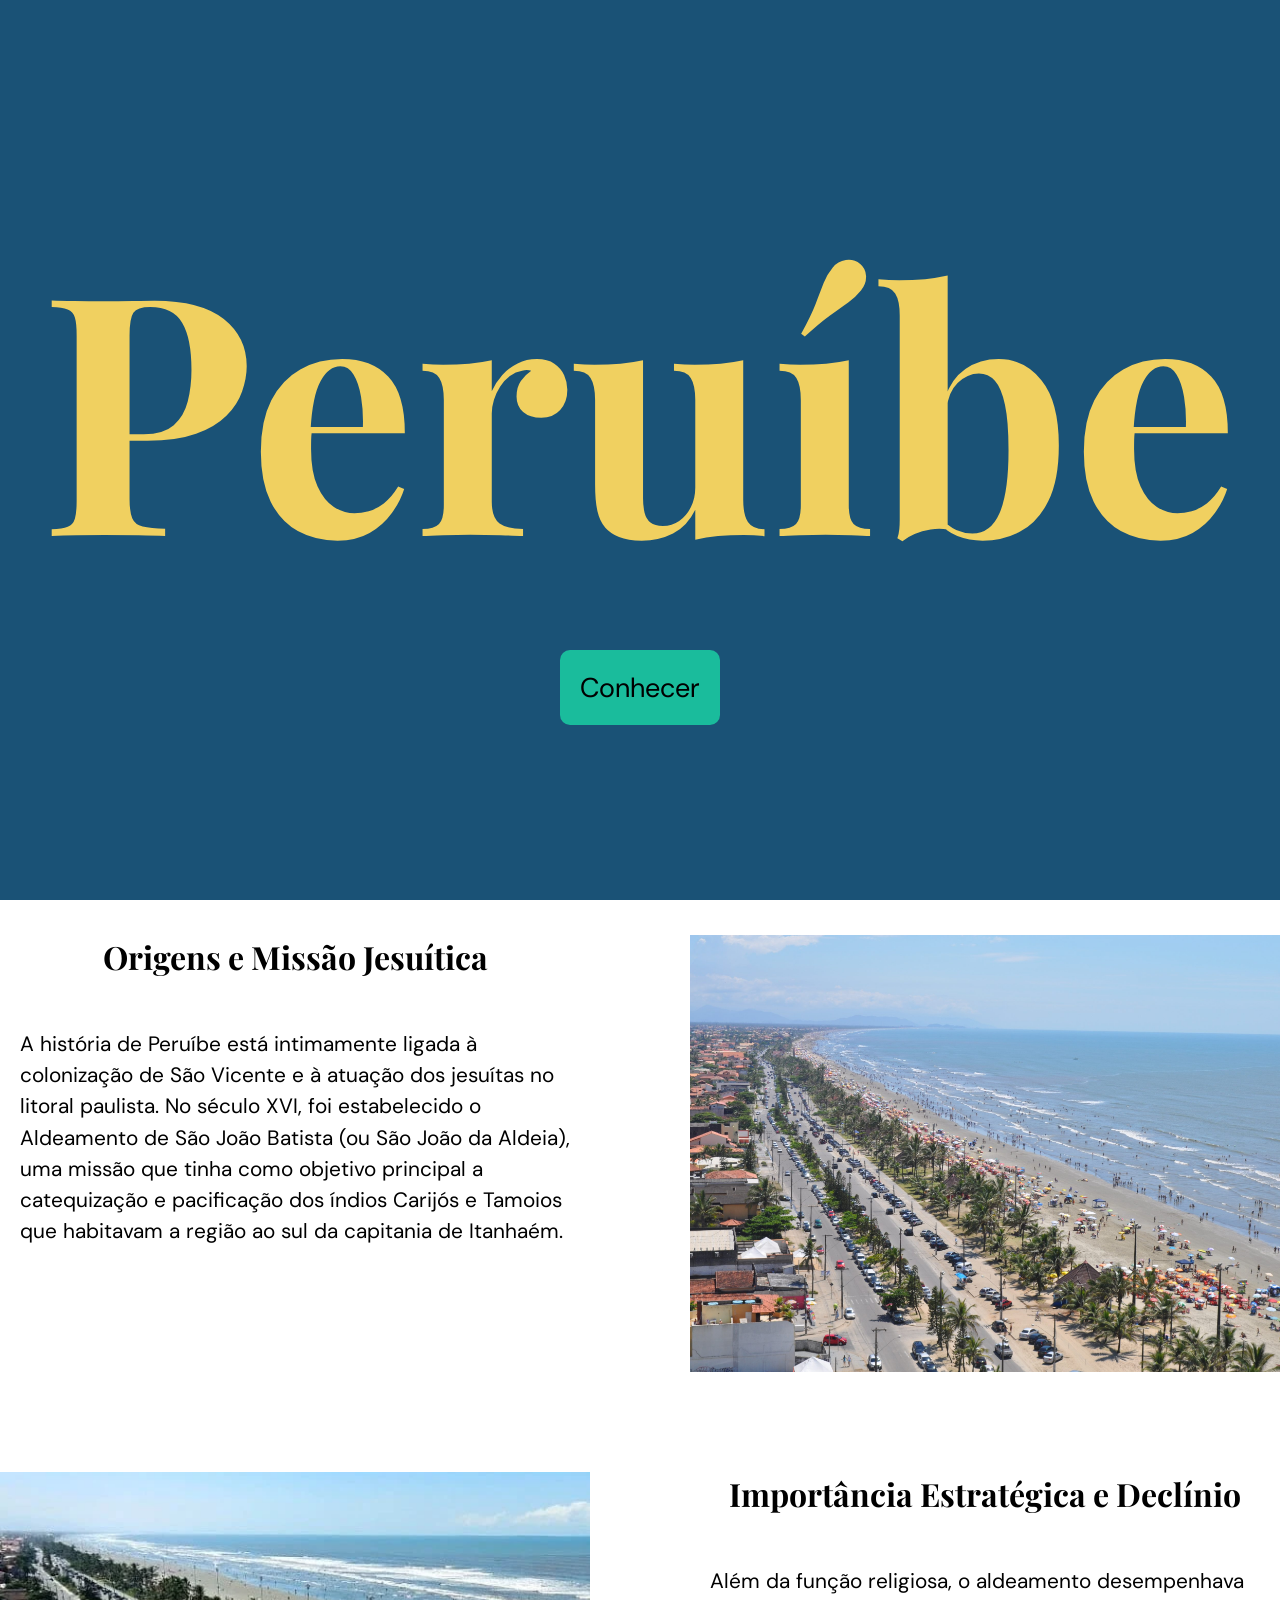
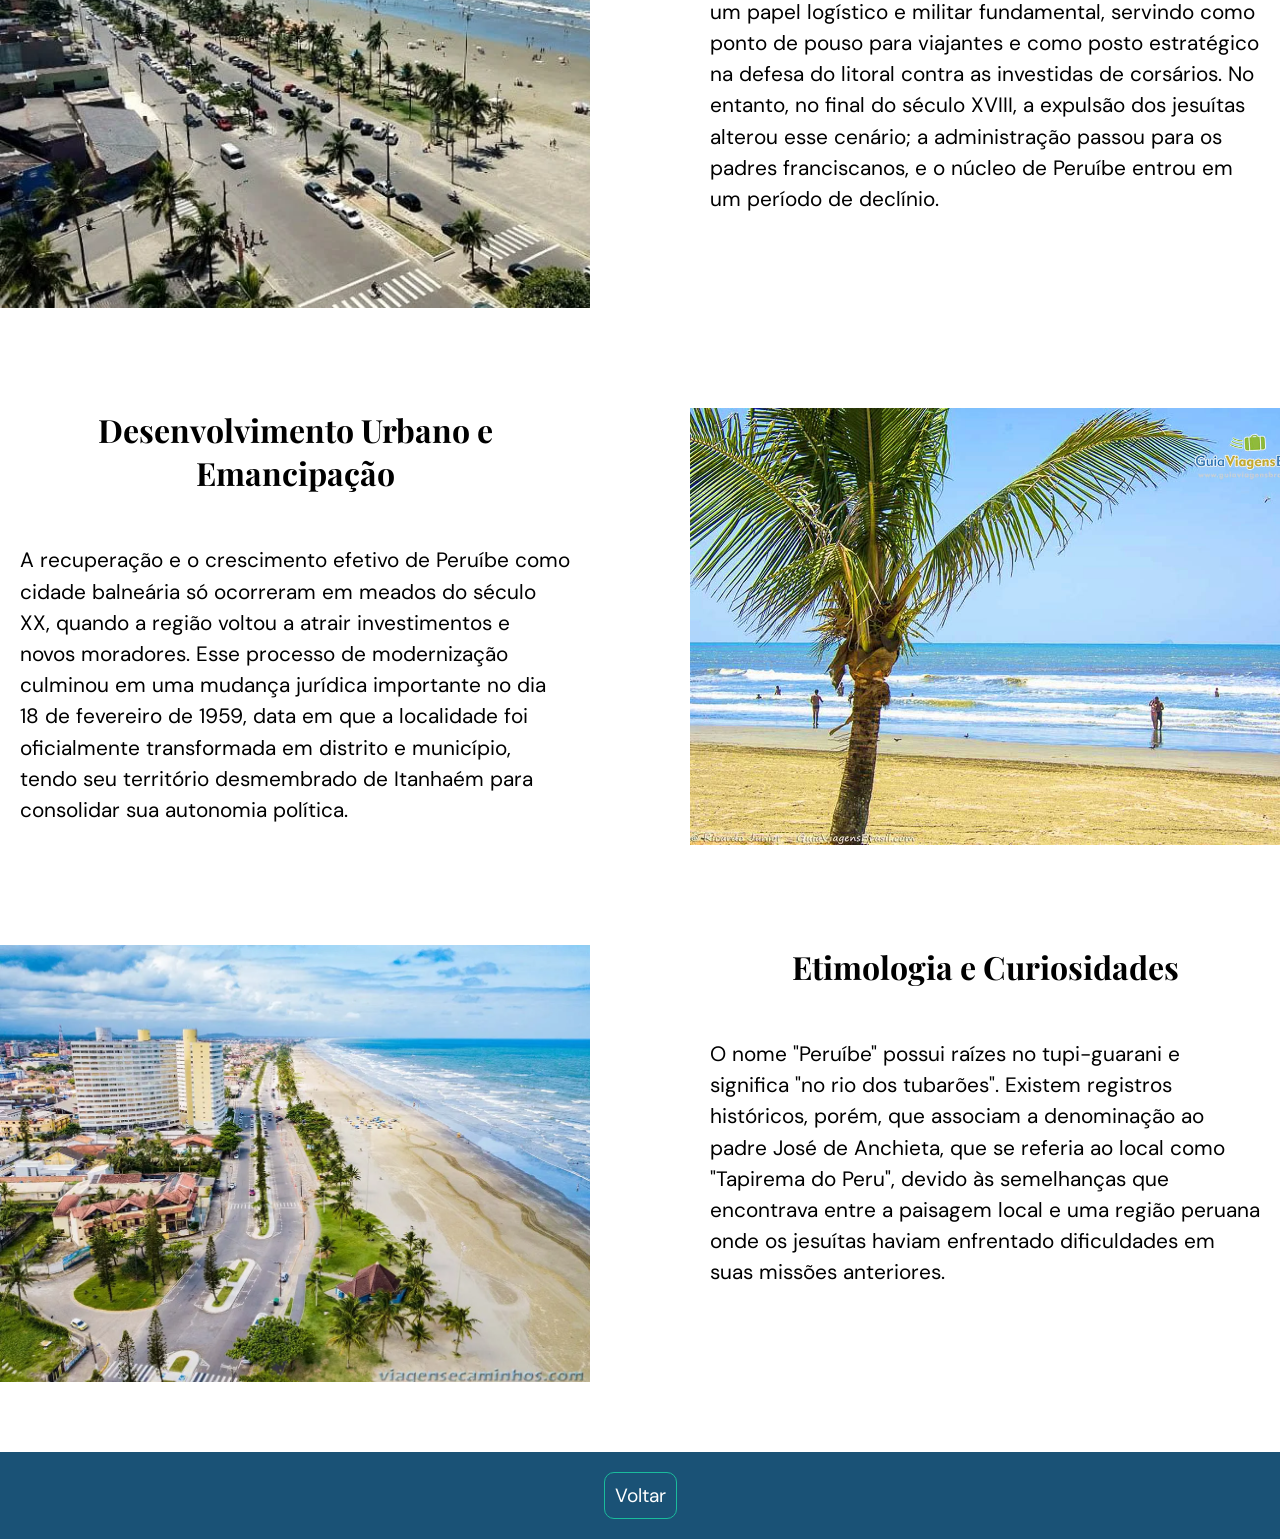
<file: peruibe.html>
<!DOCTYPE html>
<html lang="pt-br">
<head>
    <meta charset="UTF-8">
    <meta name="viewport" content="width=device-width, initial-scale=1.0">
    <title>Peruíbe</title>
    <link rel="stylesheet" href="style/cidades.css">
    <link rel="stylesheet" href="style/cidades-telas.css">
</head>
<body>
    <header>
        <h1 class="peruibe"><span>Peruíbe</span></h1>
        <a href="#conteudo">Conhecer</a>
    </header>

    <main id="conteudo">
        <div class="titulo-paragrafo">
            <h2>Origens e Missão Jesuítica</h2>
            <p>A história de Peruíbe está intimamente ligada à colonização de São Vicente e à atuação dos jesuítas no litoral paulista. No século XVI, foi estabelecido o Aldeamento de São João Batista (ou São João da Aldeia), uma missão que tinha como objetivo principal a catequização e pacificação dos índios Carijós e Tamoios que habitavam a região ao sul da capitania de Itanhaém.</p>
        </div>
        <div class="imagem" id="imagem1-per"></div>

        <div class="titulo-paragrafo" id="tp1">
            <h2>Importância Estratégica e Declínio</h2>
            <p>Além da função religiosa, o aldeamento desempenhava um papel logístico e militar fundamental, servindo como ponto de pouso para viajantes e como posto estratégico na defesa do litoral contra as investidas de corsários. No entanto, no final do século XVIII, a expulsão dos jesuítas alterou esse cenário; a administração passou para os padres franciscanos, e o núcleo de Peruíbe entrou em um período de declínio.</p>
        </div>
        <div class="imagem" class="img1" id="imagem2-per"></div>

        <div class="titulo-paragrafo">
            <h2>Desenvolvimento Urbano e Emancipação</h2>
            <p>A recuperação e o crescimento efetivo de Peruíbe como cidade balneária só ocorreram em meados do século XX, quando a região voltou a atrair investimentos e novos moradores. Esse processo de modernização culminou em uma mudança jurídica importante no dia 18 de fevereiro de 1959, data em que a localidade foi oficialmente transformada em distrito e município, tendo seu território desmembrado de Itanhaém para consolidar sua autonomia política.</p>
        </div>
        <div class="imagem" id="imagem3-per"></div>

        <div class="titulo-paragrafo" id="tp2">
            <h2>Etimologia e Curiosidades</h2>
            <p>O nome "Peruíbe" possui raízes no tupi-guarani e significa "no rio dos tubarões". Existem registros históricos, porém, que associam a denominação ao padre José de Anchieta, que se referia ao local como "Tapirema do Peru", devido às semelhanças que encontrava entre a paisagem local e uma região peruana onde os jesuítas haviam enfrentado dificuldades em suas missões anteriores.</p>
        </div>
        <div class="imagem" class="img2" id="imagem4-per"></div>
    </main>

    <footer>
        <a href="index.html">Voltar</a>
    </footer>
</body>
</html>
</file>
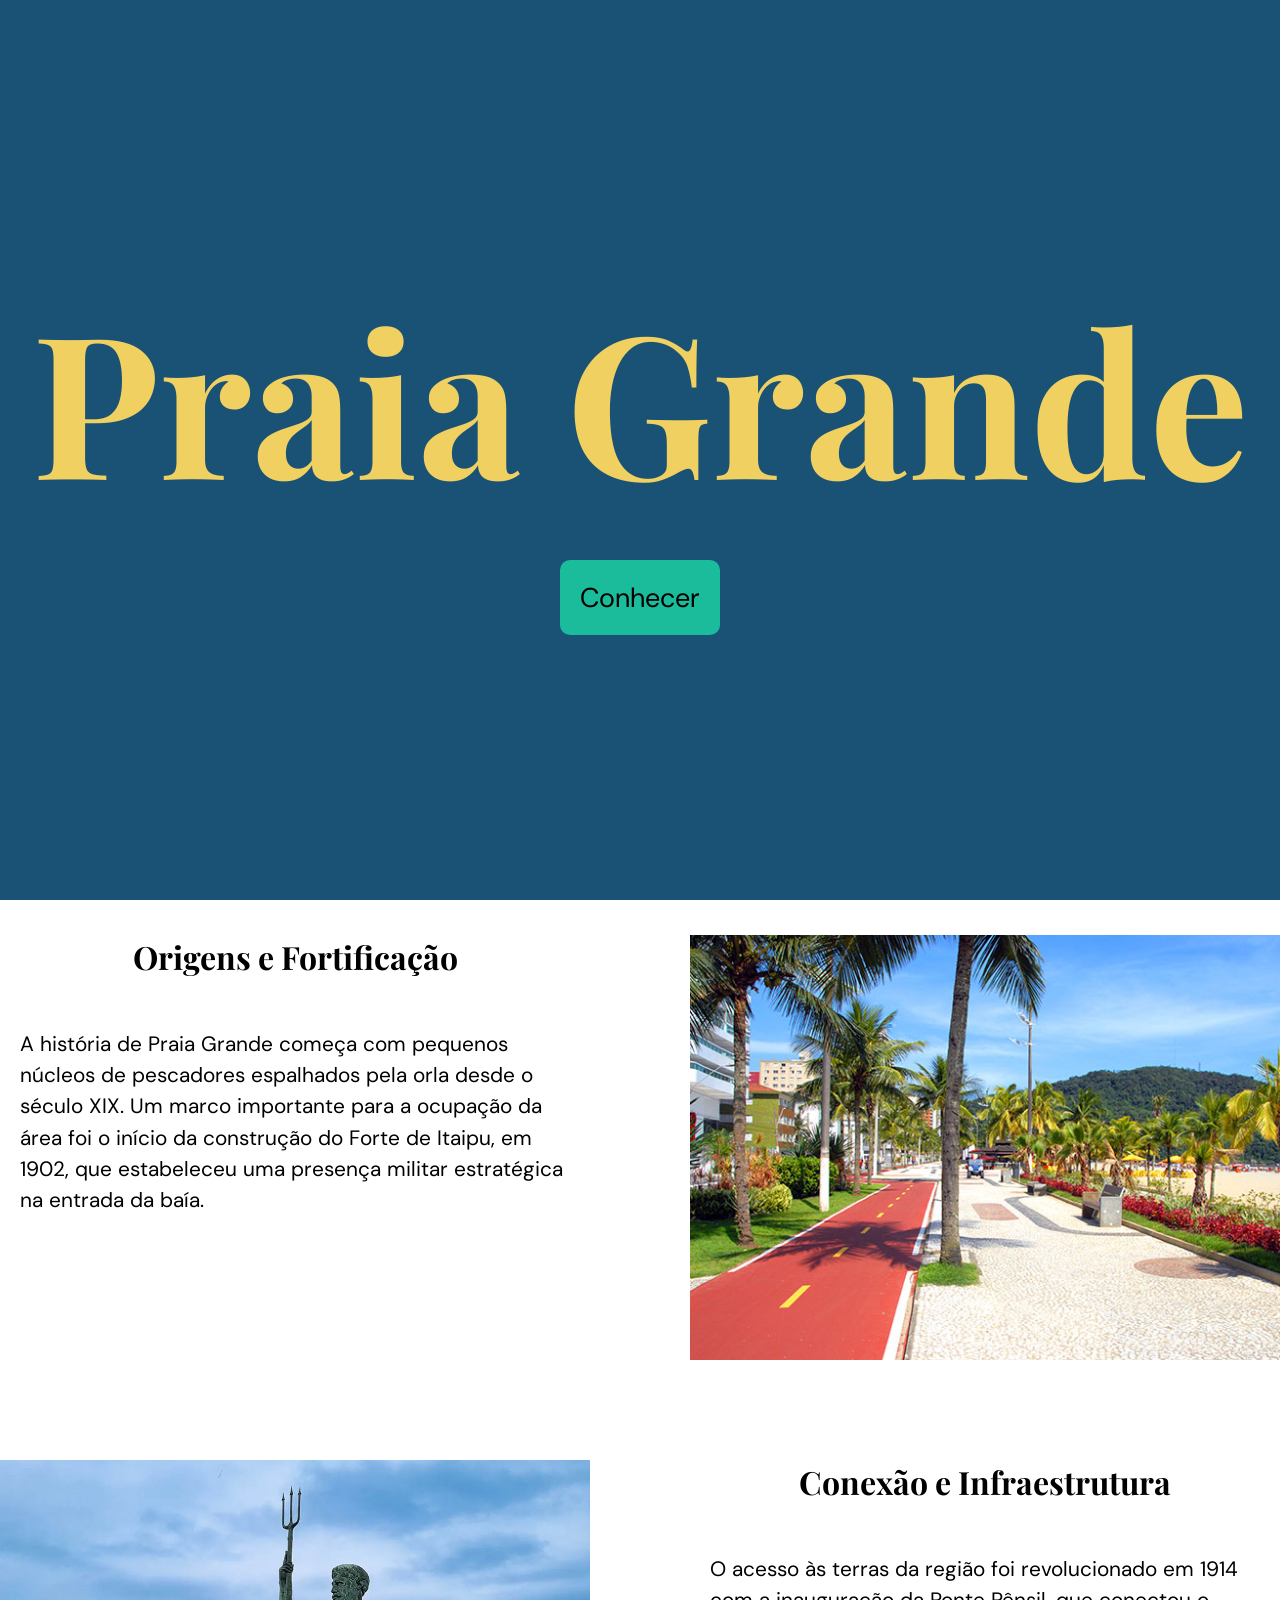
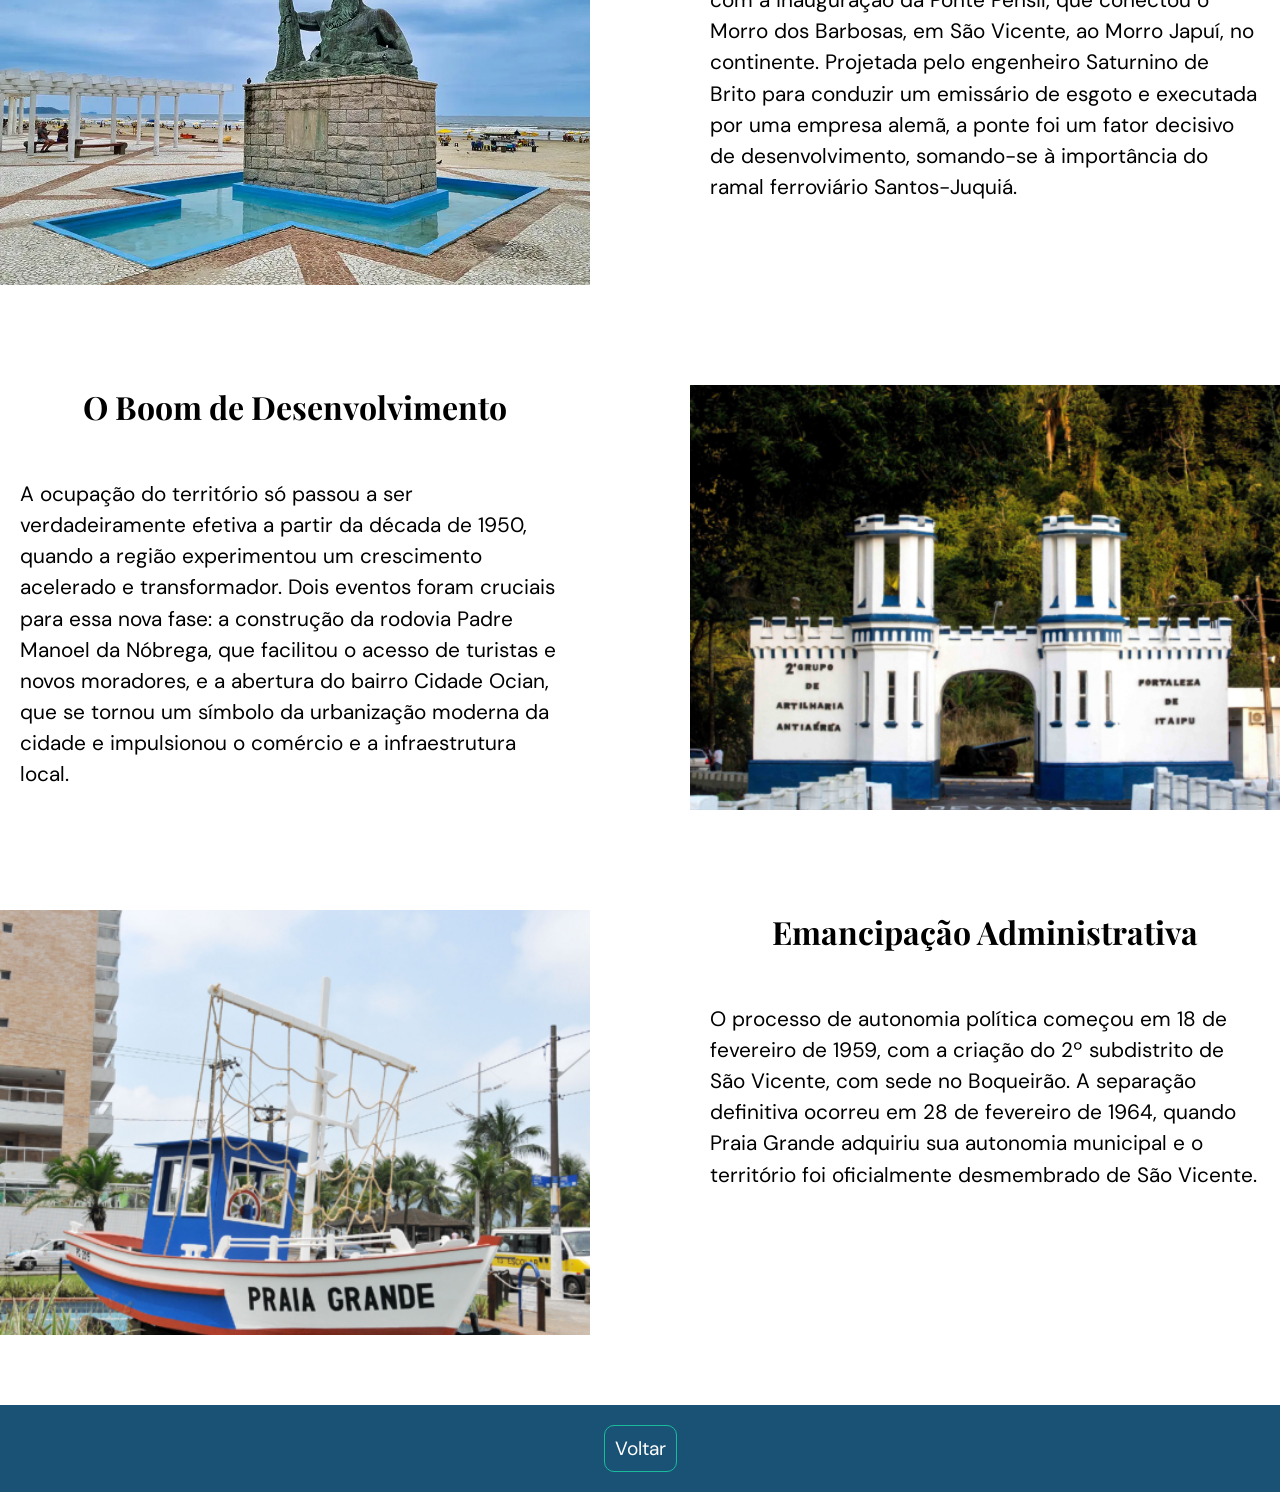
<file: praiagrande.html>
<!DOCTYPE html>
<html lang="pt-br">
<head>
    <meta charset="UTF-8">
    <meta name="viewport" content="width=device-width, initial-scale=1.0">
    <title>Praia Grande</title>
    <link rel="stylesheet" href="style/cidades.css">
    <link rel="stylesheet" href="style/cidades-telas.css">
</head>
<body>
    <header>
        <h1 class="praiagrande"><span>Praia Grande</span></h1>
        <a href="#conteudo">Conhecer</a>
    </header>

    <main id="conteudo">
        <div class="titulo-paragrafo">
            <h2>Origens e Fortificação</h2>
            <p>A história de Praia Grande começa com pequenos núcleos de pescadores espalhados pela orla desde o século XIX. Um marco importante para a ocupação da área foi o início da construção do Forte de Itaipu, em 1902, que estabeleceu uma presença militar estratégica na entrada da baía.</p>
        </div>
        <div class="imagem" id="imagem1-pg"></div>

        <div class="titulo-paragrafo" id="tp1">
            <h2>Conexão e Infraestrutura</h2>
            <p>O acesso às terras da região foi revolucionado em 1914 com a inauguração da Ponte Pênsil, que conectou o Morro dos Barbosas, em São Vicente, ao Morro Japuí, no continente. Projetada pelo engenheiro Saturnino de Brito para conduzir um emissário de esgoto e executada por uma empresa alemã, a ponte foi um fator decisivo de desenvolvimento, somando-se à importância do ramal ferroviário Santos-Juquiá.</p>
        </div>
        <div class="imagem" class="img1" id="imagem2-pg"></div>

        <div class="titulo-paragrafo">
            <h2>O Boom de Desenvolvimento</h2>
            <p>A ocupação do território só passou a ser verdadeiramente efetiva a partir da década de 1950, quando a região experimentou um crescimento acelerado e transformador. Dois eventos foram cruciais para essa nova fase: a construção da rodovia Padre Manoel da Nóbrega, que facilitou o acesso de turistas e novos moradores, e a abertura do bairro Cidade Ocian, que se tornou um símbolo da urbanização moderna da cidade e impulsionou o comércio e a infraestrutura local.</p>
        </div>
        <div class="imagem" id="imagem3-pg"></div>

        <div class="titulo-paragrafo" id="tp2">
            <h2>Emancipação Administrativa</h2>
            <p>O processo de autonomia política começou em 18 de fevereiro de 1959, com a criação do 2º subdistrito de São Vicente, com sede no Boqueirão. A separação definitiva ocorreu em 28 de fevereiro de 1964, quando Praia Grande adquiriu sua autonomia municipal e o território foi oficialmente desmembrado de São Vicente.</p>
        </div>
        <div class="imagem" class="img2" id="imagem4-pg"></div>
    </main>

    <footer>
        <a href="index.html">Voltar</a>
    </footer>
</body>
</html>
</file>
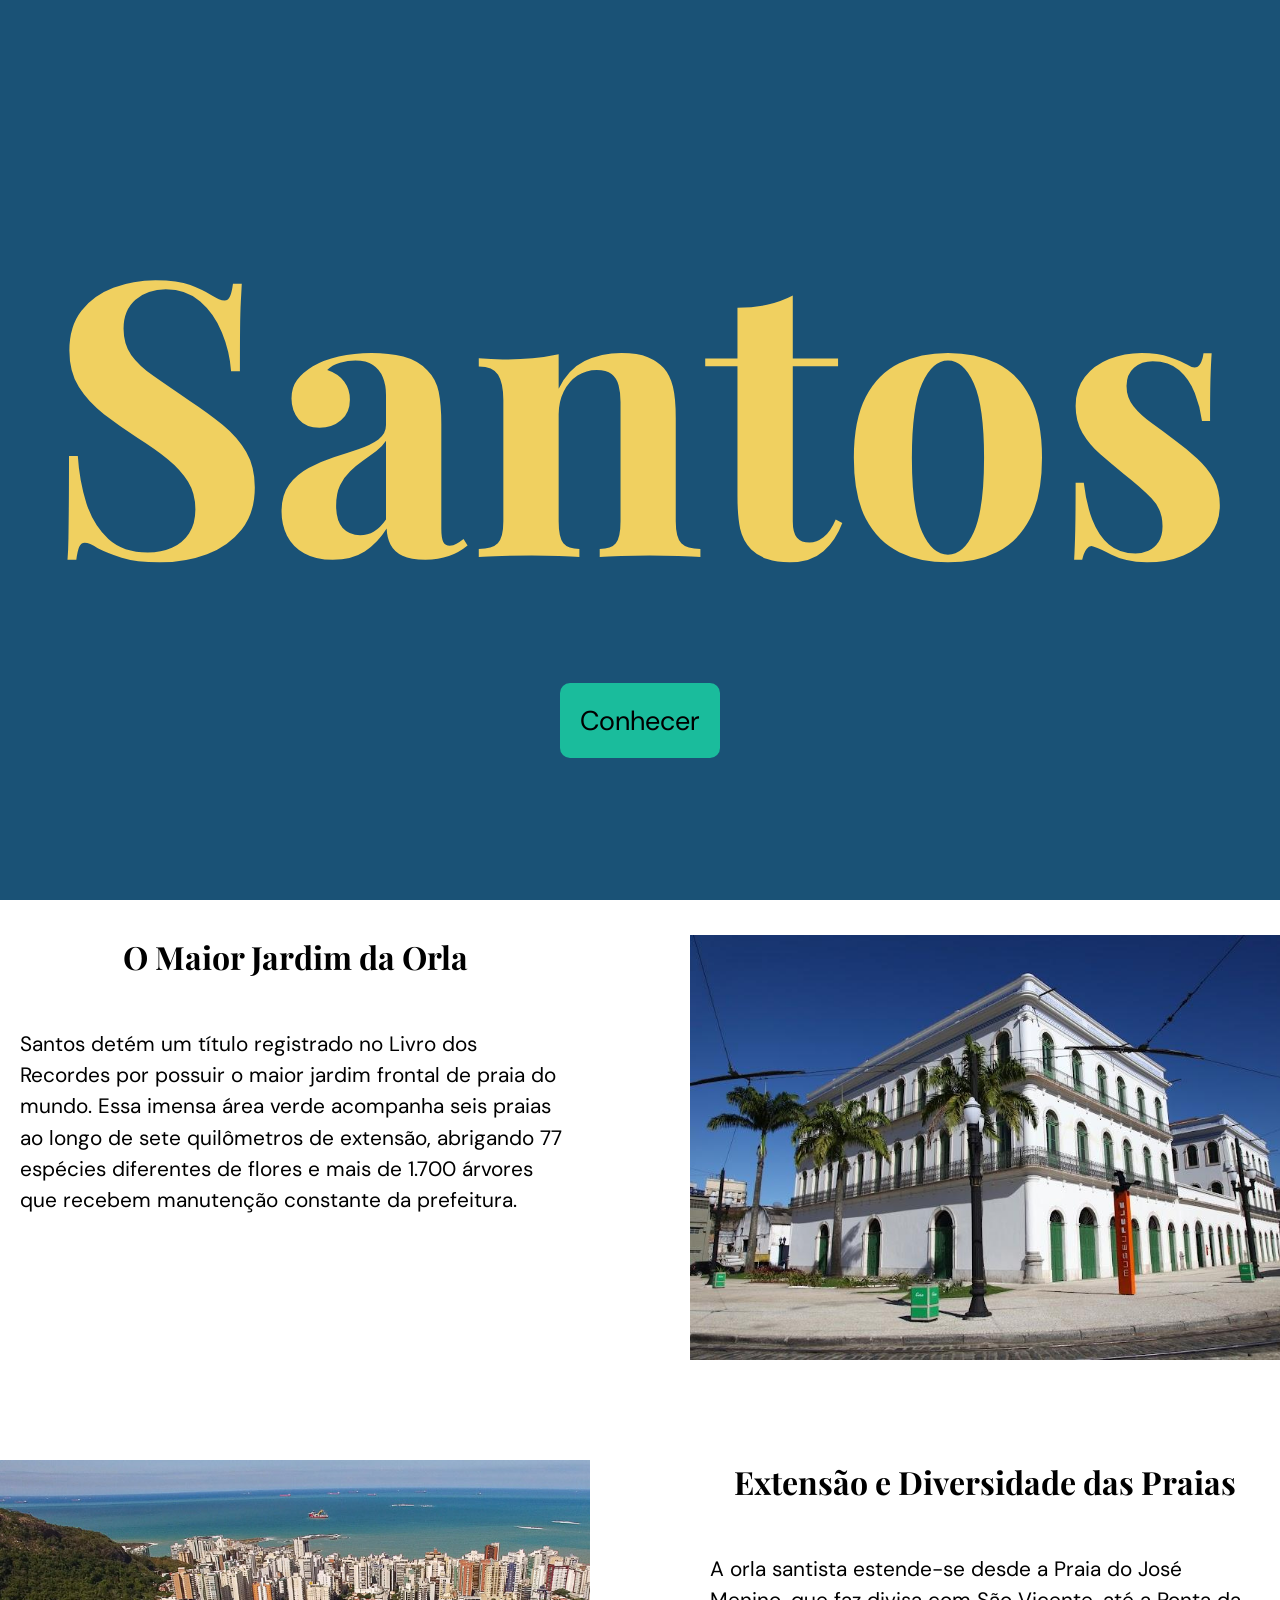
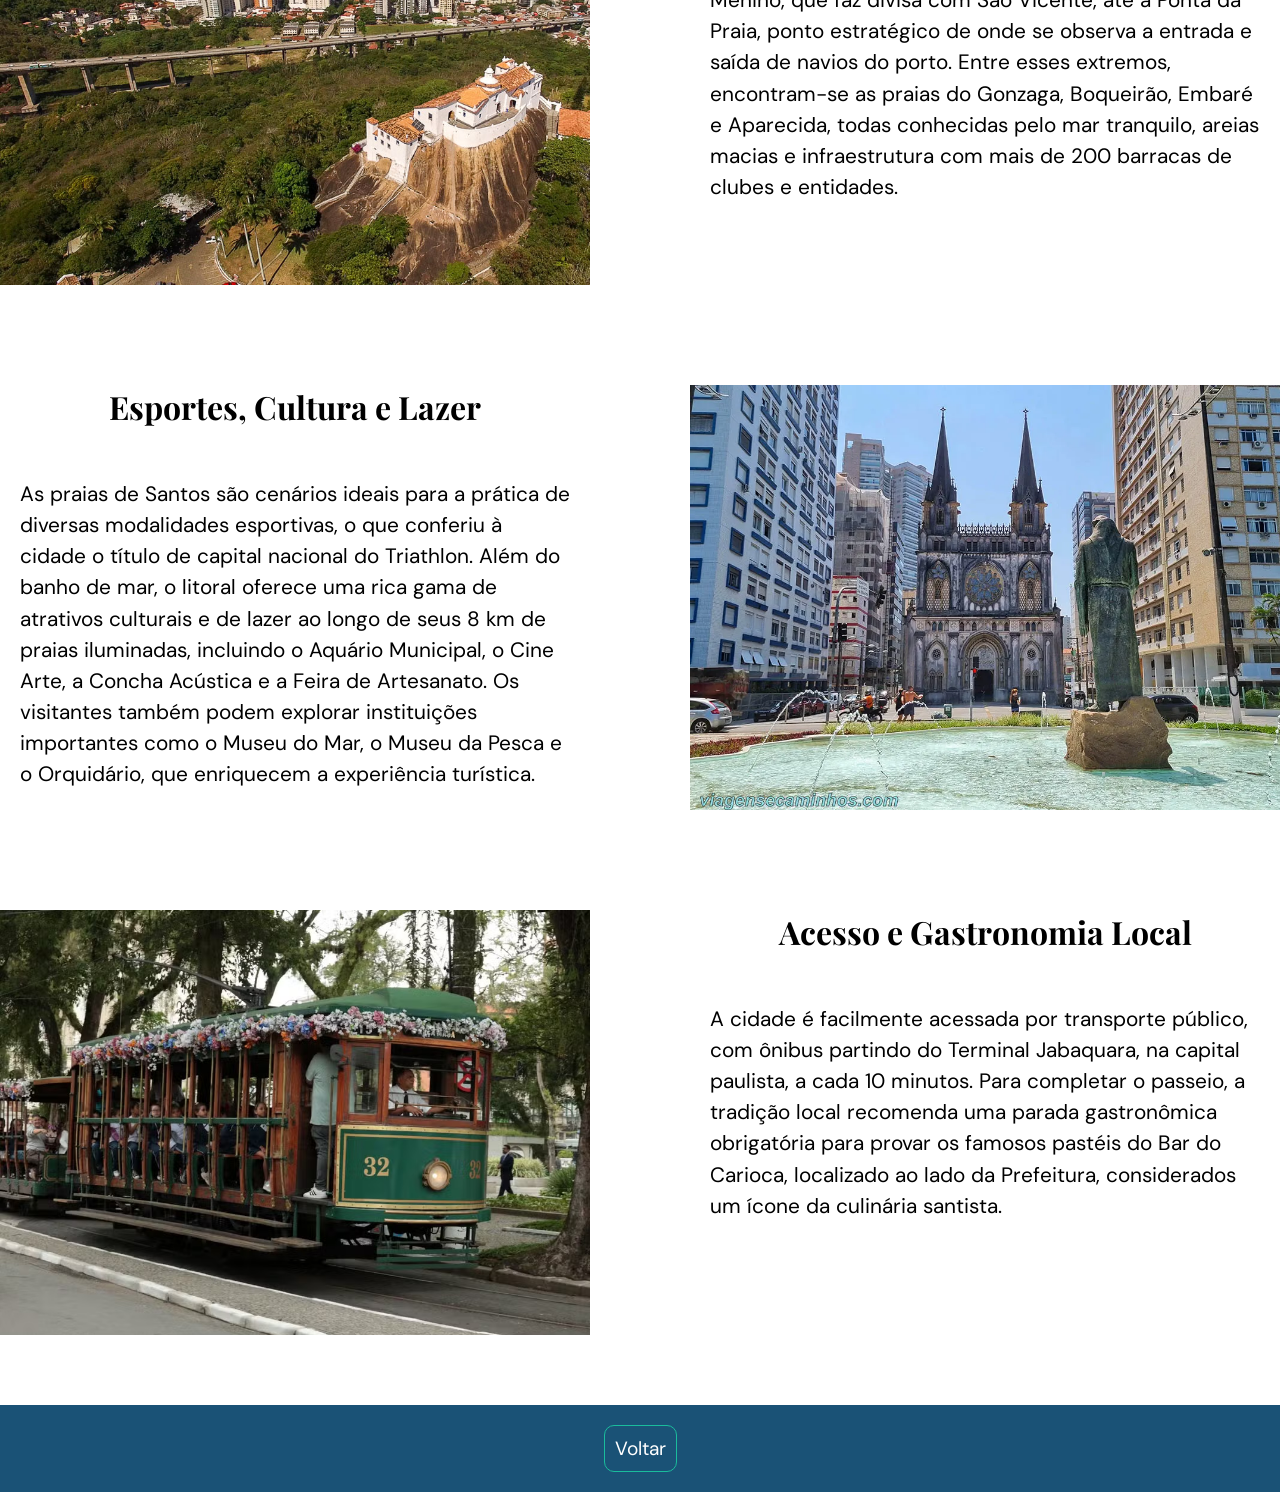
<file: santos.html>
<!DOCTYPE html>
<html lang="pt-br">
<head>
    <meta charset="UTF-8">
    <meta name="viewport" content="width=device-width, initial-scale=1.0">
    <title>Santos</title>
    <link rel="stylesheet" href="style/cidades.css">
    <link rel="stylesheet" href="style/cidades-telas.css">
</head>
<body>
    <header>
        <h1 class="santos"><span>Santos</span></h1>
        <a href="#conteudo">Conhecer</a>
    </header>

    <main id="conteudo">
        <div class="titulo-paragrafo">
            <h2>O Maior Jardim da Orla</h2>
            <p>Santos detém um título registrado no Livro dos Recordes por possuir o maior jardim frontal de praia do mundo. Essa imensa área verde acompanha seis praias ao longo de sete quilômetros de extensão, abrigando 77 espécies diferentes de flores e mais de 1.700 árvores que recebem manutenção constante da prefeitura.</p>
        </div>
        <div class="imagem" id="imagem1-san"></div>

        <div class="titulo-paragrafo" id="tp1">
            <h2>Extensão e Diversidade das Praias</h2>
            <p>A orla santista estende-se desde a Praia do José Menino, que faz divisa com São Vicente, até a Ponta da Praia, ponto estratégico de onde se observa a entrada e saída de navios do porto. Entre esses extremos, encontram-se as praias do Gonzaga, Boqueirão, Embaré e Aparecida, todas conhecidas pelo mar tranquilo, areias macias e infraestrutura com mais de 200 barracas de clubes e entidades.</p>
        </div>
        <div class="imagem" class="img1" id="imagem2-san"></div>

        <div class="titulo-paragrafo">
            <h2>Esportes, Cultura e Lazer</h2>
            <p>As praias de Santos são cenários ideais para a prática de diversas modalidades esportivas, o que conferiu à cidade o título de capital nacional do Triathlon. Além do banho de mar, o litoral oferece uma rica gama de atrativos culturais e de lazer ao longo de seus 8 km de praias iluminadas, incluindo o Aquário Municipal, o Cine Arte, a Concha Acústica e a Feira de Artesanato. Os visitantes também podem explorar instituições importantes como o Museu do Mar, o Museu da Pesca e o Orquidário, que enriquecem a experiência turística.</p>
        </div>
        <div class="imagem" id="imagem3-san"></div>

        <div class="titulo-paragrafo" id="tp2">
            <h2>Acesso e Gastronomia Local</h2>
            <p>A cidade é facilmente acessada por transporte público, com ônibus partindo do Terminal Jabaquara, na capital paulista, a cada 10 minutos. Para completar o passeio, a tradição local recomenda uma parada gastronômica obrigatória para provar os famosos pastéis do Bar do Carioca, localizado ao lado da Prefeitura, considerados um ícone da culinária santista.</p>
        </div>
        <div class="imagem" class="img2" id="imagem4-san"></div>
    </main>

    <footer>
        <a href="index.html">Voltar</a>
    </footer>

</body>
</html>
</file>
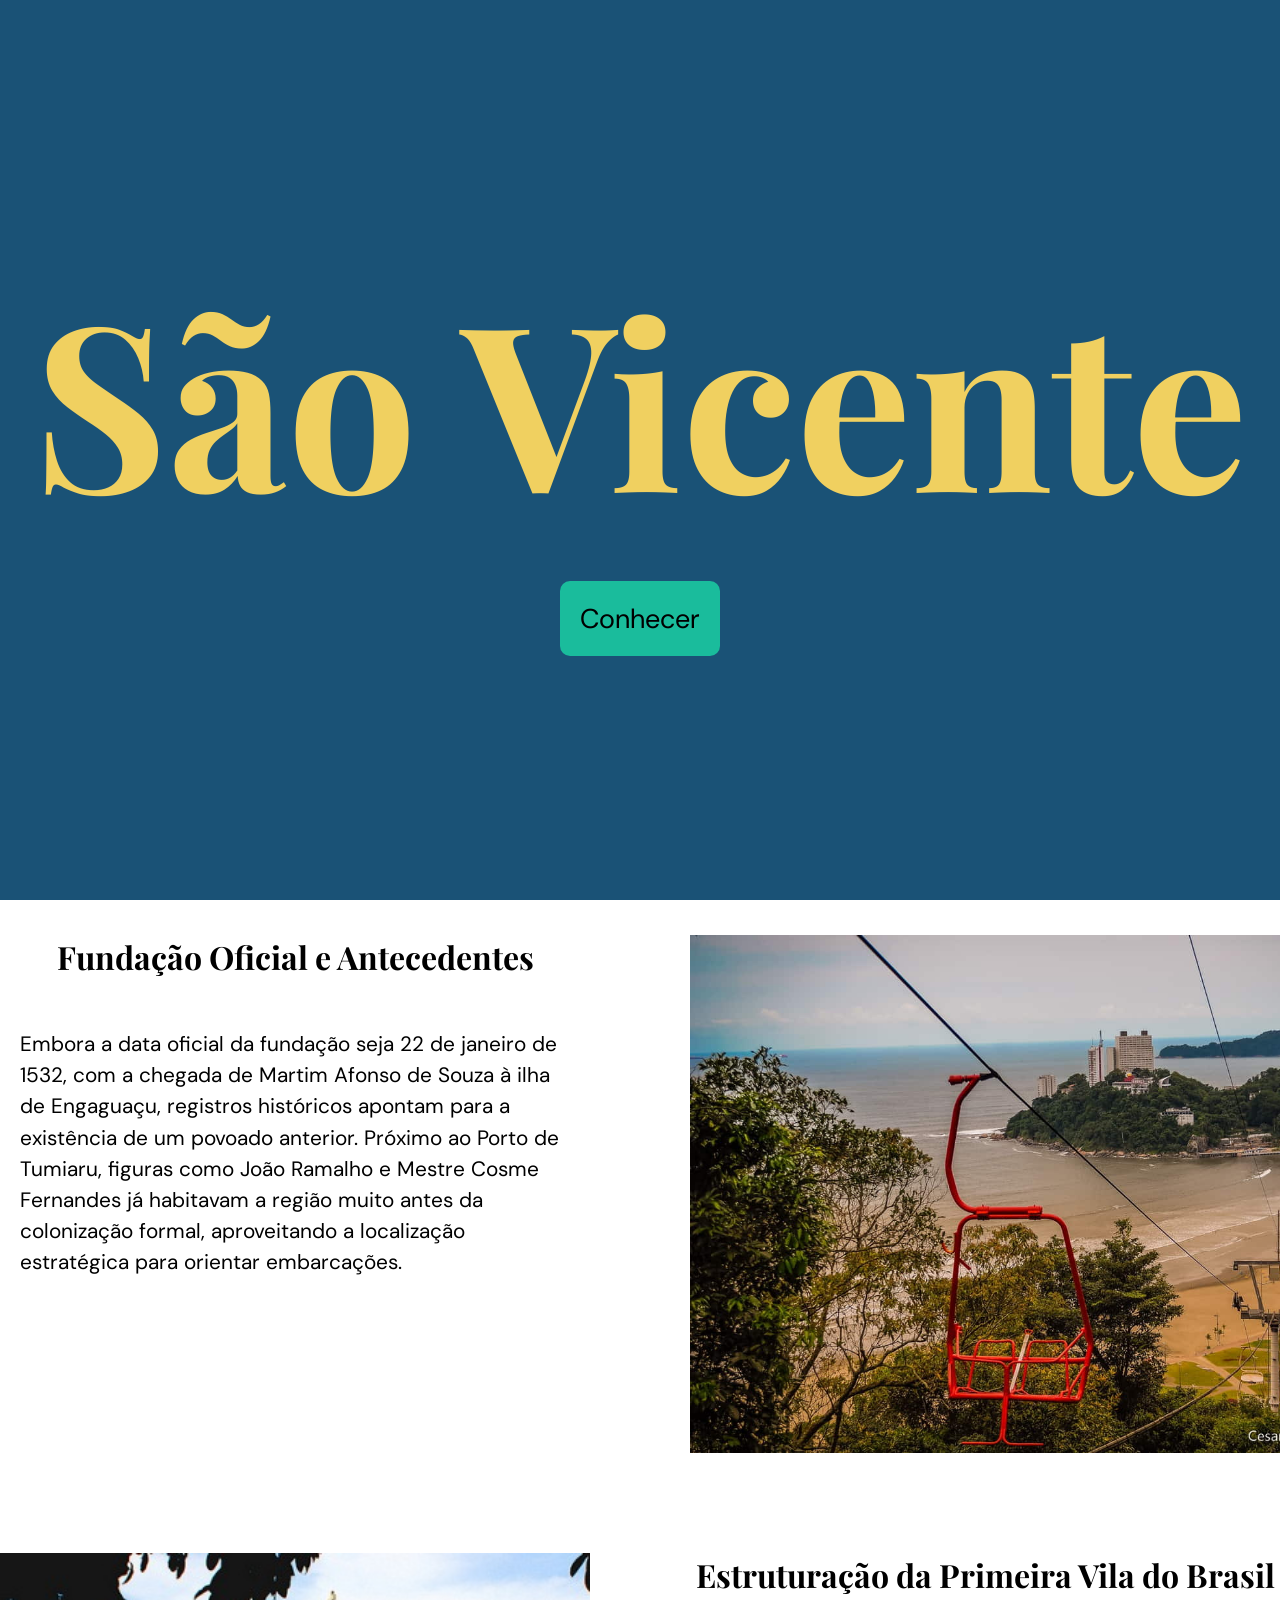
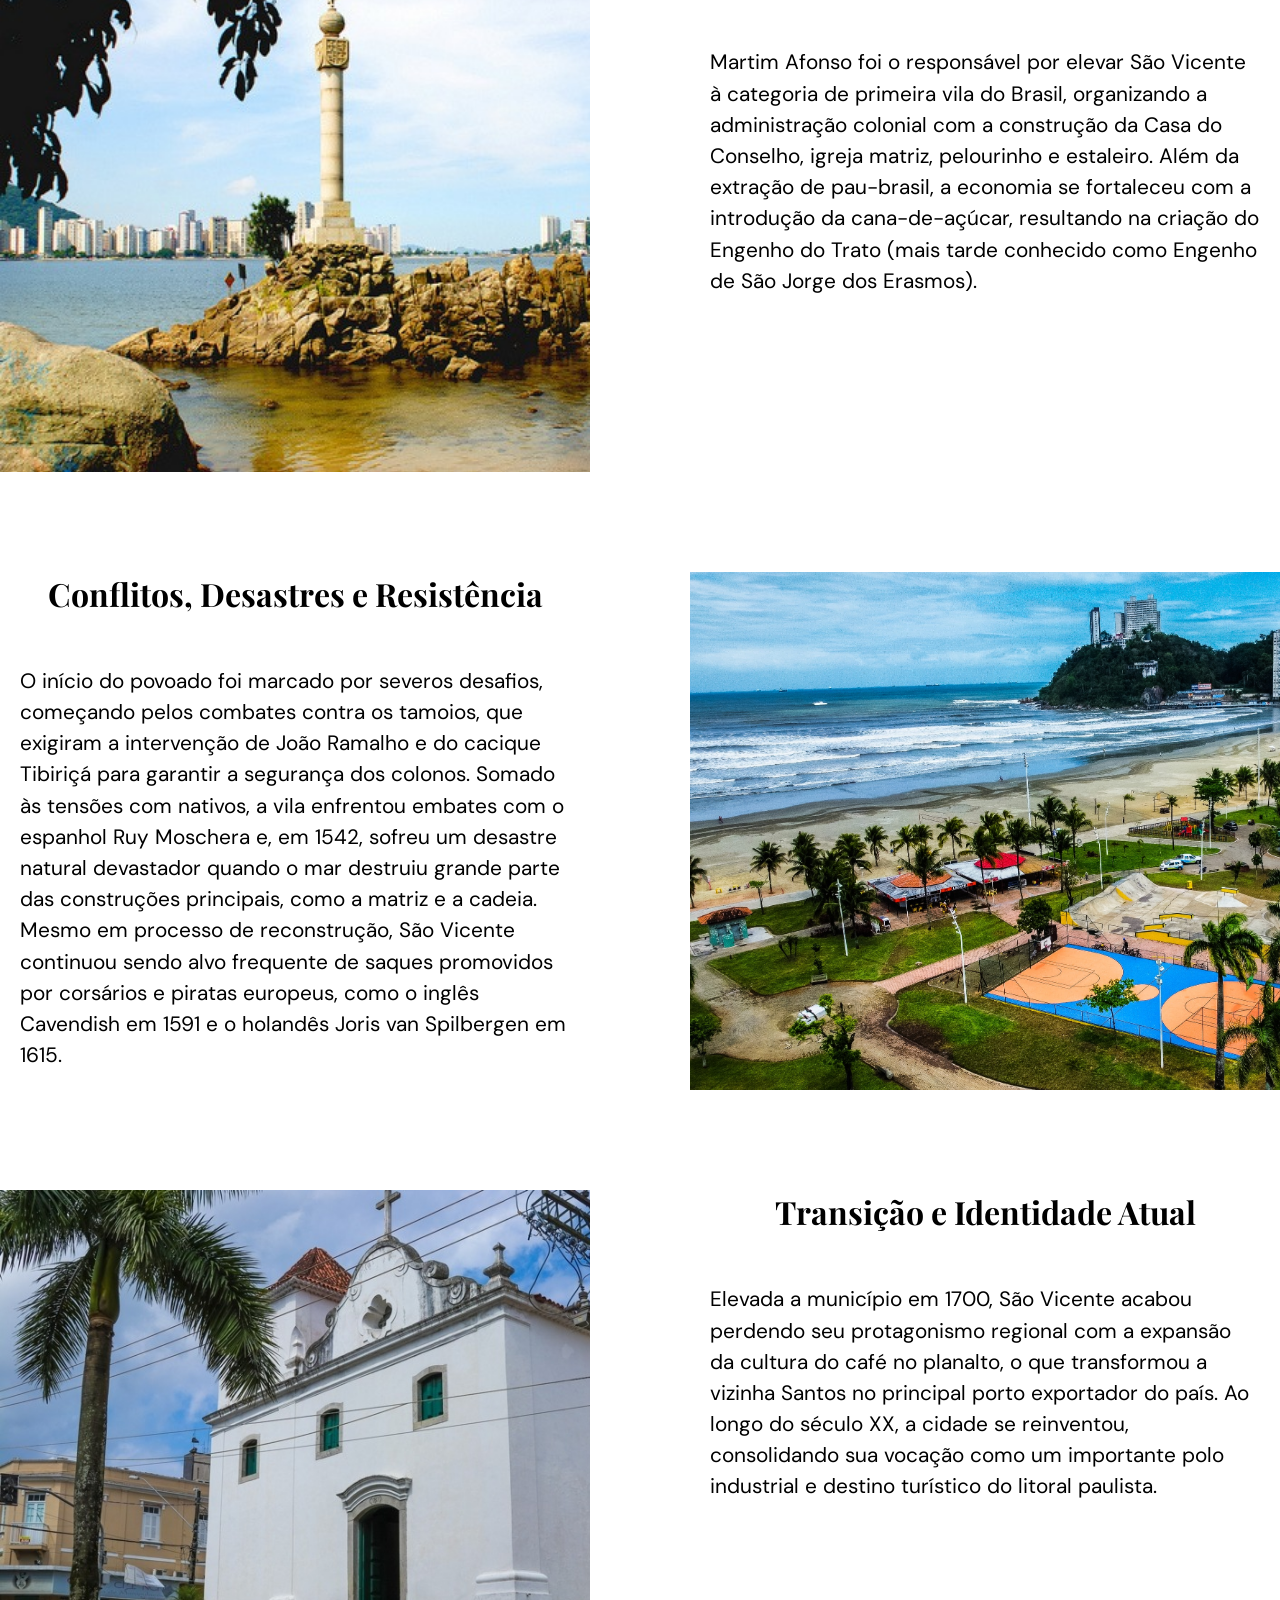
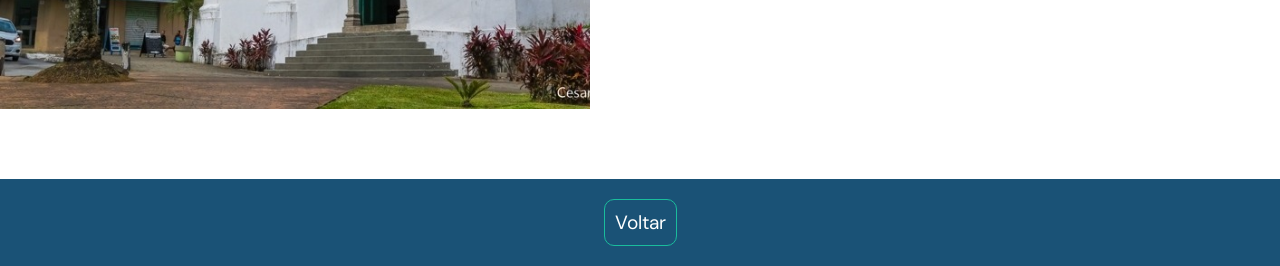
<file: saovicente.html>
<!DOCTYPE html>
<html lang="pt-br">
<head>
    <meta charset="UTF-8">
    <meta name="viewport" content="width=device-width, initial-scale=1.0">
    <title>São Vicente</title>
    <link rel="stylesheet" href="style/cidades.css">
    <link rel="stylesheet" href="style/cidades-telas.css">
</head>
<body>
    <header>
        <h1 class="saovicente"><span>São Vicente</span></h1>
        <a href="#conteudo">Conhecer</a>
    </header>

    <main id="conteudo">
        <div class="titulo-paragrafo">
            <h2>Fundação Oficial e Antecedentes</h2>
            <p>Embora a data oficial da fundação seja 22 de janeiro de 1532, com a chegada de Martim Afonso de Souza à ilha de Engaguaçu, registros históricos apontam para a existência de um povoado anterior. Próximo ao Porto de Tumiaru, figuras como João Ramalho e Mestre Cosme Fernandes já habitavam a região muito antes da colonização formal, aproveitando a localização estratégica para orientar embarcações.</p>
        </div>
        <div class="imagem" id="imagem1-sv"></div>

        <div class="titulo-paragrafo" id="tp1">
            <h2>Estruturação da Primeira Vila do Brasil</h2>
            <p>Martim Afonso foi o responsável por elevar São Vicente à categoria de primeira vila do Brasil, organizando a administração colonial com a construção da Casa do Conselho, igreja matriz, pelourinho e estaleiro. Além da extração de pau-brasil, a economia se fortaleceu com a introdução da cana-de-açúcar, resultando na criação do Engenho do Trato (mais tarde conhecido como Engenho de São Jorge dos Erasmos).</p>
        </div>
        <div class="imagem" class="img1" id="imagem2-sv"></div>

        <div class="titulo-paragrafo">
            <h2>Conflitos, Desastres e Resistência</h2>
            <p>O início do povoado foi marcado por severos desafios, começando pelos combates contra os tamoios, que exigiram a intervenção de João Ramalho e do cacique Tibiriçá para garantir a segurança dos colonos. Somado às tensões com nativos, a vila enfrentou embates com o espanhol Ruy Moschera e, em 1542, sofreu um desastre natural devastador quando o mar destruiu grande parte das construções principais, como a matriz e a cadeia. Mesmo em processo de reconstrução, São Vicente continuou sendo alvo frequente de saques promovidos por corsários e piratas europeus, como o inglês Cavendish em 1591 e o holandês Joris van Spilbergen em 1615.</p>
        </div>
        <div class="imagem" id="imagem3-sv"></div>

        <div class="titulo-paragrafo" id="tp2">
            <h2>Transição e Identidade Atual</h2>
            <p>Elevada a município em 1700, São Vicente acabou perdendo seu protagonismo regional com a expansão da cultura do café no planalto, o que transformou a vizinha Santos no principal porto exportador do país. Ao longo do século XX, a cidade se reinventou, consolidando sua vocação como um importante polo industrial e destino turístico do litoral paulista.</p>
        </div>
        <div class="imagem" class="img2" id="imagem4-sv"></div>
    </main>

    <footer>
        <a href="index.html">Voltar</a>
    </footer>
</body>
</html>
</file>
<file: style/mobile.css>
@charset "UTF-8";
@import url('https://fonts.googleapis.com/css2?family=Playfair+Display:ital,wght@0,400..900;1,400..900&display=swap');
@import url('https://fonts.googleapis.com/css2?family=DM+Sans:ital,opsz,wght@0,9..40,100..1000;1,9..40,100..1000&display=swap');
/*< --------------------------------------------------- CONFIGURAÇÕES GERAIS ---------------------------------------------------------->*/
*{
    margin: 0px;
    padding: 0px;
    box-sizing: border-box;
}

/*< --------------------------------------------------- VARIÁVEIS --------------------------------------------------------------------->*/

:root{
    --cor-fundo: #1A5276;
    --botoes: #1ABC9C;
    --cor-titulo: #F0D060;
    --titulo: "Playfair Display";
    --texto: "DM Sans";
}

/*< --------------------------------------------------- CORPO --------------------------------------------------------------------->*/

body{
    background-color: white;
}

/*< ---------------------------------------------------CABEÇALHO--------------------------------------------------------->*/

header{
    min-height: 100vh;
    background-color: var(--cor-fundo);
    display: flex;
    flex-flow: row wrap;
    justify-content: center;
    align-content: center;
    margin-bottom: 35px;
    gap: 10px;
}

header > h1{
    font-family: var(--titulo);
    font-size: 12vw;
    margin-bottom: 20px;
}

header > h1 > span{
    color: var(--cor-titulo);
}

header > a{
    background-color: var(--botoes);
    text-decoration: none;
    color: black;
    padding: 20px;
    font-size: 1.7em;
    border-radius: 10px;
    font-family: var(--texto);
    transition: background-color 0.3s, color 0.3s;
}

header > a:hover{
    background-color: #12705d;
    color: white;
}

/*< --------------------------------------------------MAIN ---------------------------------------->*/

main > h2{
    text-align: center;
    font-size: 3.6em;
    font-family: var(--titulo);
    margin-bottom: 30px;
}

/*< ---------------------------------------------------REGIÃO------------------------------------------------------>*/

#regiao > p{
    font-size: 1.3em;
    line-height: 1.5em;
    padding: 20px;
}

#regiao > #curiosidades{
    display: grid;
    grid-template-columns:  auto 1fr 1fr auto;
    grid-template-rows: 1fr 1fr;
    padding: 10px;
    gap: 10px;
    margin-bottom: 20px;
}

#curiosidades > div{
    width: 100%;
    height: 100px;
    background-color: var(--cor-fundo);
    border-radius: 10px;
}

#curiosidades > .localizacao{
    grid-column: 1 / 3;
}

#curiosidades h4{
    color: var(--cor-titulo);
    text-align: center;
    margin-top: 5px;
    font-family: var(--titulo);
}

#curiosidades p{
    color: white;
    text-align: center;
    font-family: var(--texto);
    font-size: 0.9em;
}

#curiosidades > .territorio{
    grid-column: 3 / -1;
}

#curiosidades > .porto{
    grid-column: 1 / -1;
    grid-row: 2 / -1;
}

/*< ---------------------------------------------------CIDADES------------------------------------------------------>*/

main > #imagens{
    margin: auto;
    display: grid;
    grid-template-columns: 1fr;
    grid-template-rows: repeat(9, auto);
    gap: 30px;
    justify-items: center;
    margin-bottom: 40px;
}

#imagens > .cidades{
    background-color: blue;
    width: 250px;
    height: 250px;
    border-radius: 10px;
    box-shadow: 1px 5px 6px rgba(0, 0, 0, 0.37);
    transition: box-shadow 0.5s;
}

#imagens > .cidades:hover{
    box-shadow: 1px 5px 15px rgba(0, 0, 0, 0.658);
}

#imagens > .cidades{
    background-repeat: no-repeat;
    background-size: cover;
}

#imagens  h3{
    text-decoration: none;
    color: var(--botoes);
    font-size: 2.5em;
    text-align: center;
    font-family: var(--titulo);
}

#imagens > a{
    text-decoration: none;
}

#imagens > #itanhaem{
    background-image: url(../images/itanhaem/itanhaem-1.jpg);
}

#imagens > #saovicente{
    background-image: url(../images/sao-vicente/saovicente-1.jpg);
}

#imagens > #santos{
    background-image: url(../images/santos/santos-1.jpg);
}

#imagens > #bertioga{
    background-image: url(../images/bertioga/bertioga-1.jpg);
}

#imagens > #cubatao{
    background-image: url(../images/cubatao/cubatao-2.jpg);
}

#imagens > #guaruja{
    background-image: url(../images/guaruja/guaruja-1.jpg);
}

#imagens > #mongagua{
    background-image: url(../images/mongagua/mongagua-1.webp);
}

#imagens > #peruibe{
    background-image: url(../images/peruibe/peruibe-1.jpg);
}

#imagens > #praiagrande{
    background-image: url(../images/praia-grande/praiagrande-1.jpg);
}

/*< ---------------------------------------------------TRANSPORTE------------------------------------------------------>*/

#transporte{
    margin-bottom: 30px;
}

#transporte p{
    font-size: 1.3em;
    line-height: 1.5em;
    padding: 20px;
}

#transporte > #meios-transporte{
    display: flex;
    flex-direction: column;
    gap: 10px;
}

#transporte > #meios-transporte > div{
    width: 90%;
    height: 100px;
    background-color: var(--cor-fundo);
    border-radius: 10px;
    margin: auto;
}

#transporte > #meios-transporte > div > h4{
    color: var(--cor-titulo);
    text-align: center;
    margin-top: 5px;
    font-size: 1.2em;
    font-family: var(--titulo);
}

#transporte > #meios-transporte > div > p{
    color: white;
    text-align: center;
    font-family: var(--texto);
    font-size: 1em;
}

/*< ---------------------------------------------------RODAPÉ------------------------------------------------------>*/

footer{
    padding: 20px;
    background: var(--cor-fundo);
}

footer > p{
    color: white;
    font-family: var(--texto);
    text-align: center;
}

footer > p > span{
    font-weight: bolder;
}
</file>
<file: style/telas.css>
@charset "UTF-8";

/*------------------------------------- Media para Tablets -----------------------------------------------------------------------*/
@media screen and (min-width: 481px) and (max-width: 1024px) {
    #regiao{
        display: grid;
        grid-template-columns: 1fr 1fr auto;
        grid-template-rows: 1fr 1fr;
    }

    #regiao > .segunda-parte{
        grid-column: 1 / 2;
        grid-row: 2 / -1;
    }

    #regiao > #curiosidades{
        grid-column: 2 / -1;
        grid-row: 1 / -1;
        grid-template-columns: 1fr 1fr;
        grid-template-rows: 1fr 1fr 1fr;
    }

    #regiao > #curiosidades > .localizacao{
        grid-column: 1 / -1;
        grid-row: 1 / 2;
    }

    #regiao > #curiosidades > .territorio{
        grid-column: 1 / -1;
        grid-row: 2 / -1;
    }

    #regiao > #curiosidades > .porto{
        grid-column: 1 / -1;
        grid-row: 3 / -1;
    }

    main > #imagens{
        display: grid;
        grid-template-columns: 1fr 1fr;
        grid-template-rows: repeat(5, 50px 1fr);
    }

    #itanhaem{
        grid-column: 1 / 2;
        grid-row: 2 / 3;
    }

    #santos{
        grid-column: 1 / 2;
        grid-row: 4 / 5;
    }

    #cubatao{
        grid-column: 1 / 2;
        grid-row: 6 / 7;
    }

    #mongagua{
        grid-column: 1 / 2;
        grid-row: 8 / 9;
    }

    .titulo-praiagrande{
        grid-column: 1 / -1;
        grid-row: 9 / -1;
    }

    #praiagrande{
        grid-column: 1 / -1;
        grid-row: 10 / -1;
    }

    #transporte{
        display: grid;
        grid-template-columns: 1fr 1fr auto;
        grid-template-rows: 1fr auto;
    }

    #transporte > .segunda-parte{
        grid-column: 1 / 2;
        grid-row: 2 / -1;
    }
}
/*------------------------------------- Media para Desktops-----------------------------------------------------------------------*/

@media screen and (min-width: 1025px) and (max-width: 1600px) {
    #regiao{
        display: grid;
        grid-template-columns: 1fr 1fr auto;
        grid-template-rows: 1fr 1fr;
    }

    #regiao > .segunda-parte{
        grid-column: 1 / 2;
        grid-row: 2 / -1;
    }

    #regiao > #curiosidades{
        grid-column: 2 / -1;
        grid-row: 1 / -1;
        grid-template-columns: 1fr 1fr;
        grid-template-rows: 1fr 1fr 1fr;
    }

    #regiao > #curiosidades > .localizacao{
        grid-column: 1 / -1;
        grid-row: 1 / 2;
    }

    #regiao > #curiosidades > .territorio{
        grid-column: 1 / -1;
        grid-row: 2 / -1;
    }

    #regiao > #curiosidades > .porto{
        grid-column: 1 / -1;
        grid-row: 3 / -1;
    }

    main > #imagens{
        grid-template-columns: 1fr 1fr 1fr;
        grid-template-rows: 50px 1fr 50px 1fr 50px 1fr;
    }

    #itanhaem{
        grid-column: 1 / 2;
        grid-row: 2 / 3;
    }

    #saovicente{
        grid-column: 2 / 3;
        grid-row: 2 / 3;    
    }

    #bertioga{
        grid-column: 1 / 2;
        grid-row: 4 / 5;
    }

    #cubatao{
        grid-column: 2 / 3;
        grid-row: 4 / 5;
    }

    #mongagua{
        grid-column: 1 / 2;
        grid-row: 6 / -1;
    }

    #peruibe{
        grid-column: 2 / 3;
        grid-row: 6 / -1;
    }

    #transporte{
        display: grid;
        grid-template-columns: 1fr 1fr auto;
        grid-template-rows: 50% 50%;
    }

    #transporte > .segunda-parte{
        grid-column: 1 / 2;
        grid-row: 2 / -1;
    }
}

/*------------------------------------- Media para Televisões -----------------------------------------------------------------------*/
@media screen and (min-width: 1601px) {
    header > h1{
        font-size: 13vw;
    }

    #regiao{
        display: grid;
        grid-template-columns: 1fr 1fr auto;
        grid-template-rows: 1fr 1fr;
    }

    #regiao > .segunda-parte{
        grid-column: 1 / 2;
        grid-row: 2 / -1;
    }

    #regiao > #curiosidades{
        grid-column: 2 / -1;
        grid-row: 1 / -1;
        grid-template-columns: 1fr 1fr;
        grid-template-rows: 1fr 1fr 1fr;
    }

    #regiao > #curiosidades > .localizacao{
        grid-column: 1 / -1;
        grid-row: 1 / 2;
    }

    #regiao > #curiosidades > .territorio{
        grid-column: 1 / -1;
        grid-row: 2 / -1;
    }

    #regiao > #curiosidades > .porto{
        grid-column: 1 / -1;
        grid-row: 3 / -1;
    }

    main > #imagens{
        grid-template-columns: 1fr 1fr 1fr;
        grid-template-rows: 50px 1fr 50px 1fr 50px 1fr;
    }

    #itanhaem{
        grid-column: 1 / 2;
        grid-row: 2 / 3;
    }

    #saovicente{
        grid-column: 2 / 3;
        grid-row: 2 / 3;    
    }

    #bertioga{
        grid-column: 1 / 2;
        grid-row: 4 / 5;
    }

    #cubatao{
        grid-column: 2 / 3;
        grid-row: 4 / 5;
    }

    #mongagua{
        grid-column: 1 / 2;
        grid-row: 6 / -1;
    }

    #peruibe{
        grid-column: 2 / 3;
        grid-row: 6 / -1;
    }

    #transporte{
        display: grid;
        grid-template-columns: 1fr 1fr auto;
        grid-template-rows: 50% 50%;
    }

    #transporte > .segunda-parte{
        grid-column: 1 / 2;
        grid-row: 2 / -1;
    }
}
</file>
<file: style/cidades.css>
@charset "UTF-8";
@import url('https://fonts.googleapis.com/css2?family=Playfair+Display:ital,wght@0,400..900;1,400..900&display=swap');
@import url('https://fonts.googleapis.com/css2?family=DM+Sans:ital,opsz,wght@0,9..40,100..1000;1,9..40,100..1000&display=swap');
/*< --------------------------------------------------- CONFIGURAÇÕES GERAIS ---------------------------------------------------------->*/
*{
    margin: 0px;
    padding: 0px;
    box-sizing: border-box;
}

/*< --------------------------------------------------- VARIÁVEIS --------------------------------------------------------------------->*/

:root{
    --cor-fundo: #1A5276;
    --botoes: #1ABC9C;
    --cor-titulo: #F0D060;
    --titulo: "Playfair Display";
    --texto: "DM Sans";
}

/*< --------------------------------------------------- CORPO --------------------------------------------------------------------->*/

body{
    background-color: white;
}

/*< ---------------------------------------------------CABEÇALHO--------------------------------------------------------->*/

header{
    min-height: 100vh;
    background-color: var(--cor-fundo);
    display: flex;
    flex-flow: row wrap;
    justify-content: center;
    align-content: center;
    margin-bottom: 35px;
    gap: 10px;
}

header > h1{
    font-family: var(--titulo);
    font-size: 21vw;
    margin-bottom: 20px;
}

header > .itanhaem{
    font-size: 22vw;
}

header > .saovicente{
    font-size: 18vw;
}

header > .santos{
    font-size: 30vw;
}

header > .bertioga{
    font-size: 24vw;
}

header > .cubatao{
    font-size: 24vw;
}

header > .guaruja{
    font-size: 25vw;
}

header > .mongagua{
    font-size: 20vw;
}

header > .peruibe{
    font-size: 26vw;
}

header > .praiagrande{
    font-size: 15.5vw;
}

header > h1 > span{
    color: var(--cor-titulo);
}

header > a{
    background-color: var(--botoes);
    text-decoration: none;
    color: black;
    padding: 20px;
    font-size: 1.7em;
    border-radius: 10px;
    font-family: var(--texto);
    transition: background-color 0.3s, color 0.3s;
}

header > a:hover{
    background-color: #12705d;
    color: white;
}

/*< --------------------------------------------------MAIN ---------------------------------------->*/
main > .titulo-paragrafo >  h2{
    text-align: center;
    font-size: 2em;
    font-family: var(--titulo);
    margin-bottom: 30px;
}

main > .titulo-paragrafo > p{
    font-size: 1.3em;
    line-height: 1.5em;
    padding: 20px;
    font-family: var(--texto);
}

.imagem{
    width: 100%;
    height: 300px;
    background-repeat: no-repeat;
    background-size: cover;
    margin-bottom: 30px;
}
/*< ------------------------------IMAGENS 1 ----------------------------------------->*/
#imagem1-it{
    background-image: url(../images/itanhaem/itanhaem-1.jpg);
}

#imagem1-sv{
    background-image: url(../images/sao-vicente/saovicente-1.jpg);
}

#imagem1-san{
    background-image: url(../images/santos/santos-1.jpg);
}

#imagem1-ber{
    background-image: url(../images/bertioga/bertioga-1.jpg);
}

#imagem1-cub{
    background-image: url(../images/cubatao/cubatao-1.webp);
}

#imagem1-gua{
    background-image: url(../images/guaruja/guaruja-1.jpg);
}

#imagem1-mon{
    background-image: url(../images/mongagua/mongagua-1.webp);
}

#imagem1-per{
    background-image: url(../images/peruibe/peruibe-1.jpg);
}

#imagem1-pg{
    background-image: url(../images/praia-grande/praiagrande-1.jpg);
}
/*< ------------------------------IMAGENS 2 ----------------------------------------->*/

#imagem2-it{
    background-image: url(../images/itanhaem/itanhaem-2.jpg);
}

#imagem2-sv{
    background-image: url(../images/sao-vicente/saovicente-2.jpg);
}

#imagem2-san{
    background-image: url(../images/santos/santos-2.jpg);
}

#imagem2-ber{
    background-image: url(../images/bertioga/bertioga-2.jpg);
}

#imagem2-cub{
    background-image: url(../images/cubatao/cubatao-2.jpg);
}

#imagem2-gua{
    background-image: url(../images/guaruja/guaruja-2.webp);
}

#imagem2-mon{
    background-image: url(../images/mongagua/mongagua-2.jpg);
}

#imagem2-per{
    background-image: url(../images/peruibe/peruibe-2.webp);
}

#imagem2-pg{
    background-image: url(../images/praia-grande/praiagrande-2.webp);
}

/*< ------------------------------IMAGENS 3 ----------------------------------------->*/

#imagem3-it{
    background-image: url(../images/itanhaem/itanhaem-3.webp);
}

#imagem3-sv{
    background-image: url(../images/sao-vicente/saovicente-3.jpeg);
}

#imagem3-san{
    background-image: url(../images/santos/santos-3.webp);
}

#imagem3-ber{
    background-image: url(../images/bertioga/bertioga-3.jpeg);
}

#imagem3-cub{
    background-image: url(../images/cubatao/cubatao-3.jpg);
}

#imagem3-gua{
    background-image: url(../images/guaruja/guaruja-3.jpg);
}

#imagem3-mon{
    background-image: url(../images/mongagua/mongagua-3.webp);
}

#imagem3-per{
    background-image: url(../images/peruibe/peruibe-3.jpg);
}

#imagem3-pg{
    background-image: url(../images/praia-grande/praiagrande-3.jpg);
}

/*< ------------------------------IMAGENS 4 ----------------------------------------->*/

#imagem4-it{
    background-image: url(../images/itanhaem/itanhaem-4.jpg);
}

#imagem4-sv{
    background-image: url(../images/sao-vicente/saovicente-4.jpg);
}

#imagem4-san{
    background-image: url(../images/santos/santos-4.avif);
}

#imagem4-ber{
    background-image: url(../images/bertioga/bertioga-4.jpg);
}

#imagem4-cub{
    background-image: url(../images/cubatao/cubatao-4.jpeg);
}

#imagem4-gua{
    background-image: url(../images/guaruja/guaruja-4.png);
}

#imagem4-mon{
    background-image: url(../images/mongagua/mongagua-4.jpg);
}

#imagem4-per{
    background-image: url(../images/peruibe/peruibe-4.webp);
}

#imagem4-pg{
    background-image: url(../images/praia-grande/praiagrande-4.jpg);
}

/*< ---------------------------------------------------RODAPÉ------------------------------------------------------>*/

footer{
    padding: 20px;
    background: var(--cor-fundo);
    display: flex;
    justify-content: center;
    
}

footer > a{
    display: inline;
    text-decoration: none;
    color: white;
    font-size: 1.2em;
    font-family: var(--texto);
    border: 1px solid var(--botoes);
    padding: 10px;
    border-radius: 10px;
    transition: 0.5s;
}

footer > a:hover{
    background-color: var(--botoes);
}
</file>
<file: style/cidades-telas.css>
@charset "UTF-8";

@media screen and (min-width: 481px) {
    #conteudo{
        display: grid;  
        grid-template-columns: 1fr 1fr;
        grid-template-rows: 1fr 1fr 1fr 1fr;
        gap: 100px;
        margin-bottom: 70px;
    }

   .imagem{
        width: 100%;
        height: 100%;
   }

    .titulo-paragrafo > h2{
        grid-column: 1 / 2;
        grid-row: 1 / 2;
    }

    .titulo-paragrafo > .imagem{
        grid-column: 2 / -1;
        grid-row: 1 / 2;
    }

   #tp1{
        grid-column: 2 / -1;
        grid-row: 2 / 3;
   }

   .img1{
        grid-column: 1 / 2;
   }

   #tp2{
        grid-column: 2 / -1;
        grid-row: 4 / 5;
   }

   .img2{
        grid-row: 4 / -1;
   }
}
</file>
